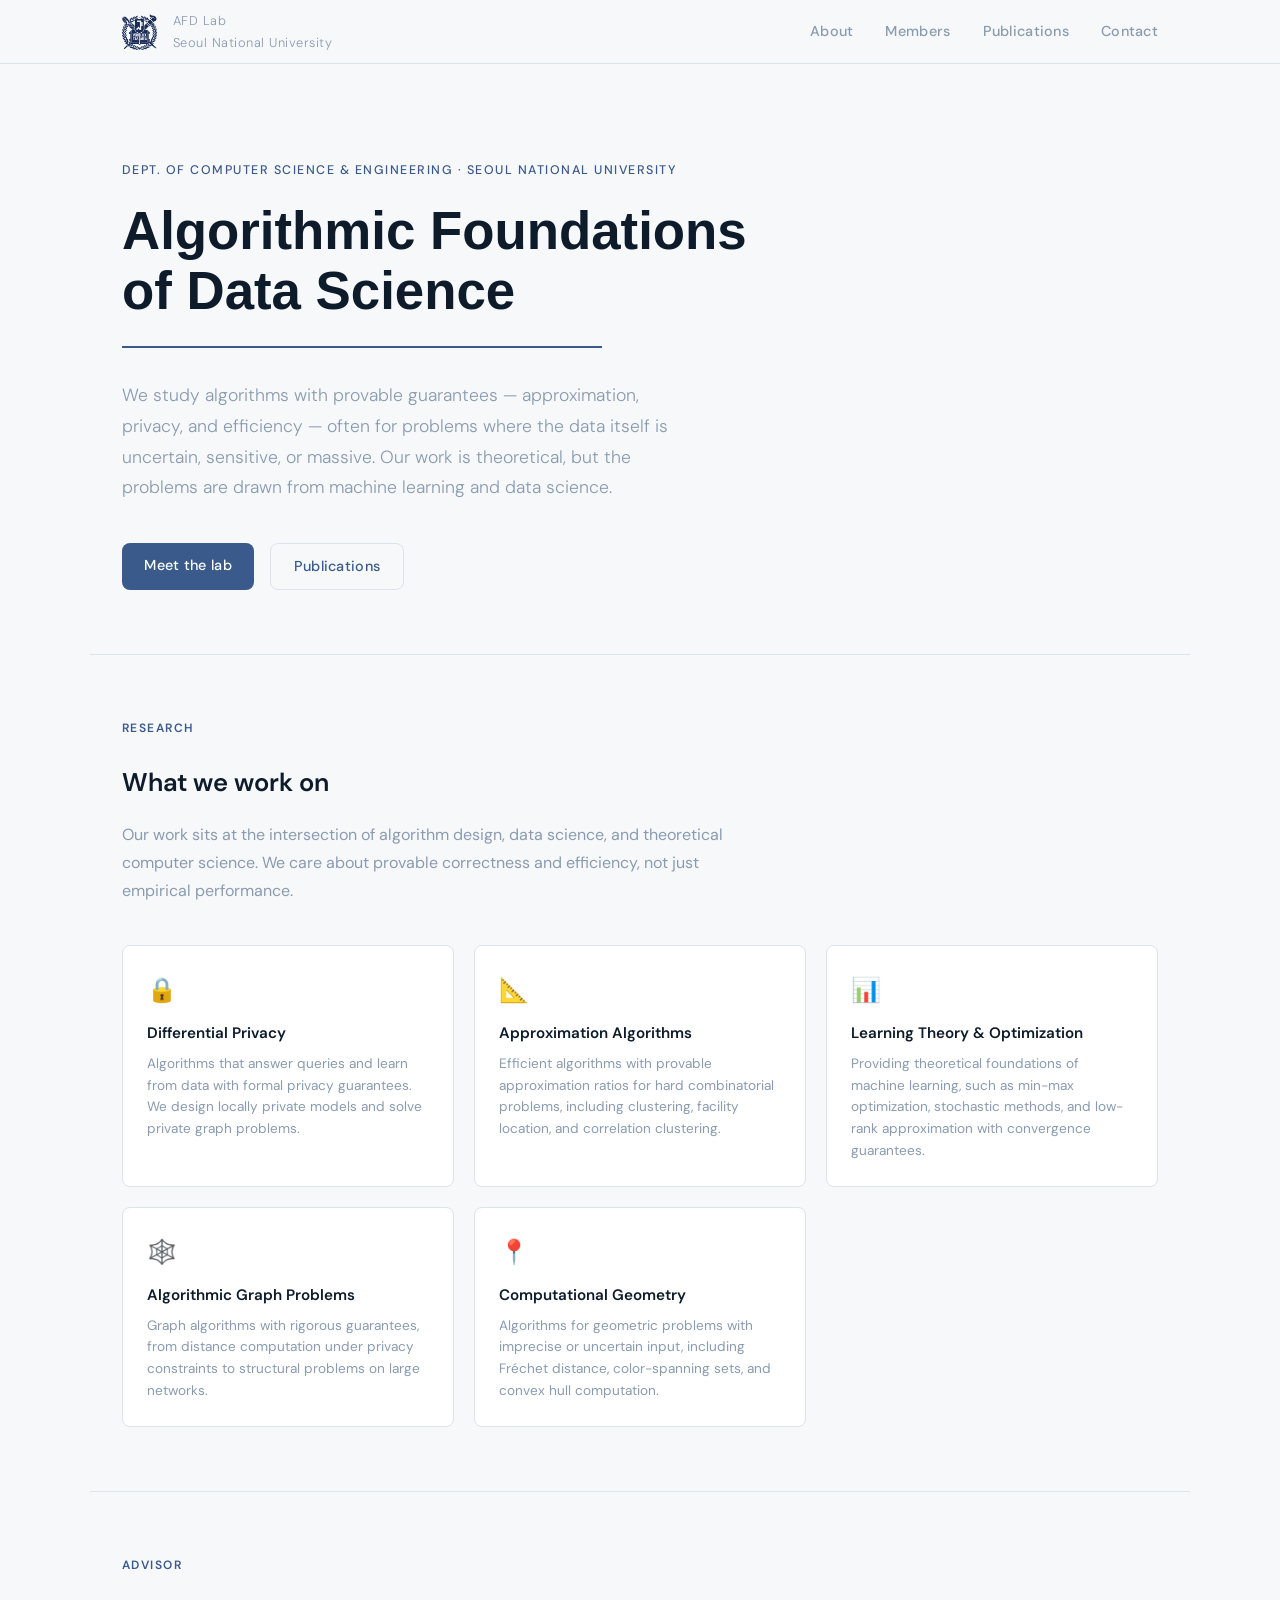
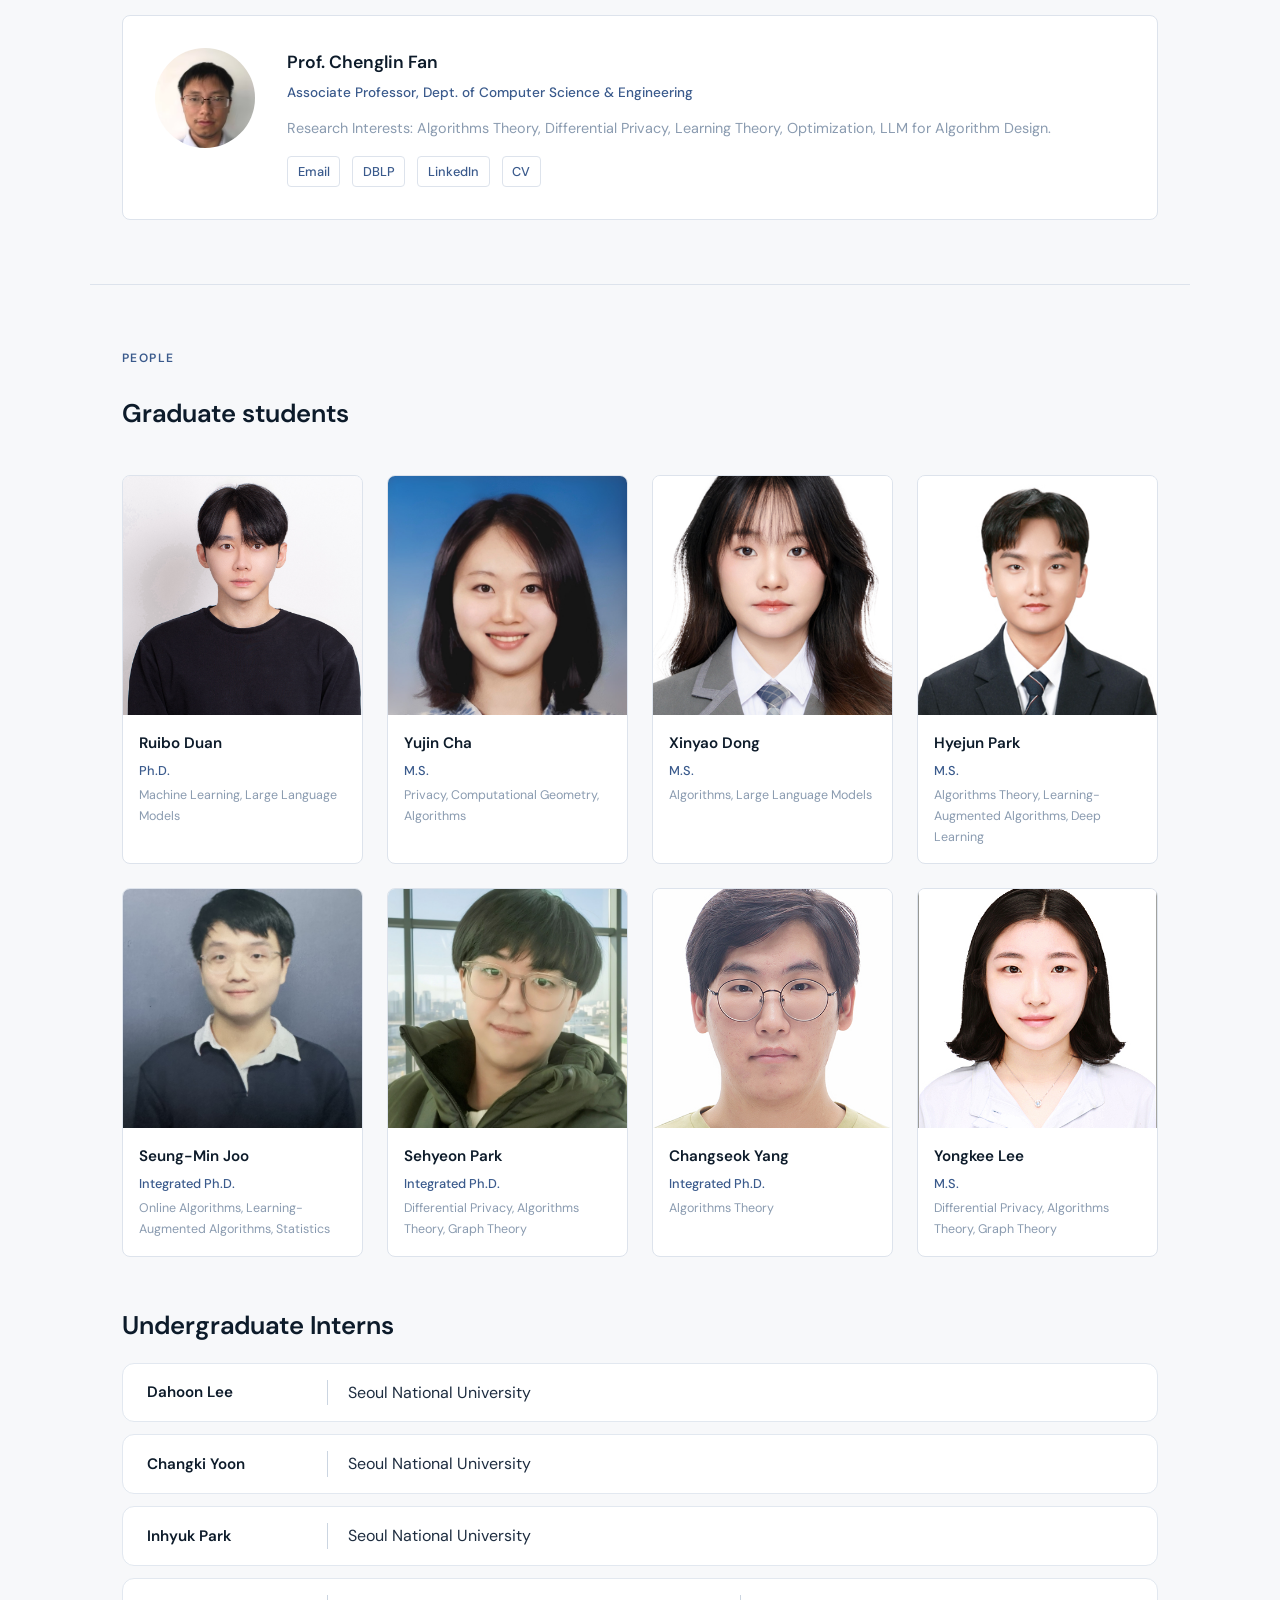
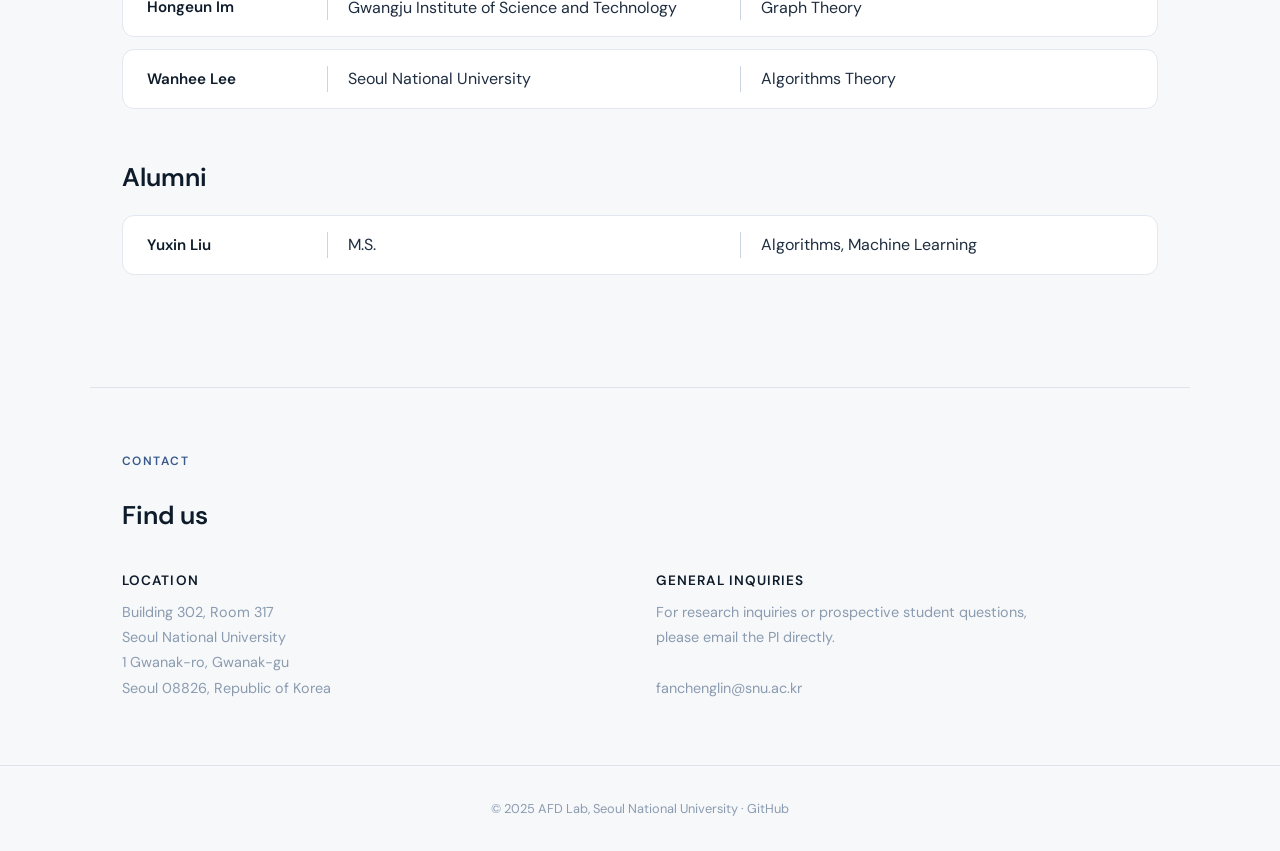
<file: index.html>
<!DOCTYPE html>
<html lang="en">
<head>
  <meta charset="UTF-8" />
  <meta name="viewport" content="width=device-width, initial-scale=1.0" />
  <title>AFD Lab — Seoul National University</title>
  <meta name="description" content="Algorithmic Foundations for Data Science Lab, Dept. of Computer Science & Engineering, Seoul National University." />
  <link rel="stylesheet" href="css/style.css" />
  <link rel="icon" href="./img/favicon.png">
</head>
<body>

<!-- ── Navigation ── -->
<nav>
  <div class="nav-inner">
    <a href="index.html", style="display: flex; align-items: center; justify-content: flex-start;">
      <img src="img/snu_ui.png" alt="SNU" class="nav-logo-img">
      <div class="nav-logo">
        <span>AFD Lab</span>
        <span>Seoul National University</span>
      </div>
    </a>
    <ul class="nav-links">
      <li><a href="#about">About</a></li>
      <li><a href="#members">Members</a></li>
      <li><a href="publications.html">Publications</a></li>
      <li><a href="#contact">Contact</a></li>
    </ul>
  </div>
</nav>

<!-- ── Hero ── -->
<header class="hero">
  <p class="hero-eyebrow">Dept. of Computer Science &amp; Engineering · Seoul National University</p>
  <h1>Algorithmic Foundations<br>of Data Science</h1>
  <div class="hero-rule" aria-hidden="true"></div>
  <p class="hero-desc">
    <!-- We design algorithms with rigorous theoretical guarantees for large-scale data problems —
    from differential privacy to graph algorithms and beyond. -->
    We study algorithms with provable guarantees — approximation, privacy, and efficiency — 
    often for problems where the data itself is uncertain, sensitive, or massive. 
    Our work is theoretical, but the problems are drawn from machine learning and data science.
  </p>
  <div class="hero-cta">
    <a href="#members" class="btn btn-primary">Meet the lab</a>
    <a href="publications.html" class="btn btn-ghost">Publications</a>
  </div>
</header>

<!-- ── Research ── -->
<section id="about">
  <p class="section-label">Research</p>
  <h2 class="section-title">What we work on</h2>
  <p class="section-body">
    Our work sits at the intersection of algorithm design, data science, and theoretical computer science.
    We care about provable correctness and efficiency, not just empirical performance.
  </p>
  <div class="research-grid">
    <div class="research-card">
      <div class="research-icon">🔒</div>
      <h3>Differential Privacy</h3>
      <p>
        Algorithms that answer queries and learn from data with formal privacy guarantees.
        We design locally private models and solve private graph problems. 
      </p>
    </div>
    <div class="research-card">
      <div class="research-icon">📐</div>
      <h3>Approximation Algorithms</h3>
      <p>
        Efficient algorithms with provable approximation ratios for hard combinatorial problems, 
        including clustering, facility location, and correlation clustering.
      </p>
    </div>
    <div class="research-card">
      <div class="research-icon">📊</div>
      <h3>Learning Theory &amp; Optimization</h3>
      <p>
        Providing theoretical foundations of machine learning, 
        such as min-max optimization, stochastic methods, and low-rank approximation with convergence guarantees.
      </p>
    </div>
    <div class="research-card">
      <div class="research-icon">🕸️</div>
      <h3>Algorithmic Graph Problems</h3>
      <p>
        Graph algorithms with rigorous guarantees, from distance computation under privacy constraints to structural problems on large networks.
      </p>
    </div>
    <div class="research-card">
      <div class="research-icon">📍</div>
      <h3>Computational Geometry</h3>
      <p>
        Algorithms for geometric problems with imprecise or uncertain input, including Fréchet distance, color-spanning sets, and convex hull computation.
      </p>
    </div>
  </div>
</section>

<!-- ── PI ── -->
<section id="pi">
  <p class="section-label">Advisor</p>
  <div class="pi-card">
    <div class="pi-photo" aria-label="Professor photo"><img src="img/chenglin-fan.avif" alt=Chenglin Fan></div>
    <div class="pi-info">
      <h3>Prof. Chenglin Fan</h3>
      <p class="pi-title">Associate Professor, Dept. of Computer Science &amp; Engineering</p>
      <p>
        Research Interests: Algorithms Theory, Differential Privacy, Learning Theory, Optimization, LLM for Algorithm Design.
      </p>
      <div class="pi-links">
        <a href="mailto:fanchenglin@snu.ac.kr" class="pi-link">Email</a>
        <a href="https://dblp.org/pid/76/8243.html" class="pi-link">DBLP</a>
        <a href="https://www.linkedin.com/in/chenglin-fan-3a38b0a1/" class="pi-link">LinkedIn</a>
        <a href="#" class="pi-link">CV</a>
      </div>
    </div>
  </div>
</section>

<!-- ── Members ── -->
<section id="members">
  <p class="section-label">People</p>
  <h2 class="section-title">Graduate students</h2>
  <div class="members-grid", style="margin-bottom: 3rem">

    <a href="members/ruibo-duan.html" class="member-card">
      <div class="member-photo"><img src="img/ruibo-duan.jpg" alt="Ruibo Duan" style="object-position: center 24%;"></div>
      <div class="member-info">
        <h3>Ruibo Duan</h3>
        <p class="role">Ph.D.</p>
        <p class="research">Machine Learning, Large Language Models</p>
      </div>
    </a>

    <a href="members/cha-yujin.html" class="member-card">
      <div class="member-photo"><img src="img/cha-yujin.JPG" alt="Yujin Cha"></div>
      <div class="member-info">
        <h3>Yujin Cha</h3>
        <p class="role">M.S.</p>
        <p class="research">Privacy, Computational Geometry, Algorithms</p>
      </div>
    </a>
    <a href="members/xinyao-dong.html" class="member-card">
      <div class="member-photo"><img src="img/xinyao-dong.png" alt="Xinyao Dong"></div>
      <div class="member-info">
        <h3>Xinyao Dong</h3>
        <p class="role">M.S.</p>
        <p class="research">Algorithms, Large Language Models</p>
      </div>
    </a>
    <a href="members/park-hyejun.html" class="member-card">
      <div class="member-photo"><img src="img/park-hyejun.jpg" alt="Hyejun Park" style="object-fit: cover; object-position: center 20%;"></div>
      <div class="member-info">
        <h3>Hyejun Park</h3>
        <p class="role">M.S.</p>
        <p class="research">Algorithms Theory, Learning-Augmented Algorithms, Deep Learning</p>
      </div>
    </a>
    <a href="members/joo-seungmin.html" class="member-card">
      <div class="member-photo"><img src="img/joo-seungmin.jpg" alt="Seung-Min Joo"></div>
      <div class="member-info">
        <h3>Seung-Min Joo</h3>
        <p class="role">Integrated Ph.D.</p>
        <p class="research">Online Algorithms, Learning-Augmented Algorithms, Statistics</p>
      </div>
    </a>
    <a href="members/park-sehyeon.html" class="member-card">
      <div class="member-photo"><img src="img/park-sehyeon.jpg" alt="Sehyeon Park"></div>
      <div class="member-info">
        <h3>Sehyeon Park</h3>
        <p class="role">Integrated Ph.D.</p>
        <p class="research">Differential Privacy, Algorithms Theory, Graph Theory</p>
      </div>
    </a>
    <a href="members/yang-changseok.html" class="member-card">
      <div class="member-photo"><img src="img/yang-changseok.jpg" alt="Changseok Yang"></div>
      <div class="member-info">
        <h3>Changseok Yang</h3>
        <p class="role">Integrated Ph.D.</p>
        <p class="research">Algorithms Theory</p>
      </div>
    </a>
    <a href="members/lee-yongkee.html" class="member-card">
      <div class="member-photo"><img src="img/lee-yongkee.jpg" alt="Yongkee Lee"></div>
      <div class="member-info">
        <h3>Yongkee Lee</h3>
        <p class="role">M.S.</p>
        <p class="research">Differential Privacy, Algorithms Theory, Graph Theory</p>
      </div>
    </a>
  </div>

  <h2 class="section-title">Undergraduate Interns</h2>
  <ul class="member-rows" role="list">
    <li class="member-card member-row">
      <span class="member-row-name">Dahoon Lee</span>
      <span class="member-row-details">Seoul National University</span>
    </li>
    <li class="member-card member-row">
      <span class="member-row-name">Changki Yoon</span>
      <span class="member-row-details">Seoul National University</span>
    </li>
    <li class="member-card member-row">
      <span class="member-row-name">Inhyuk Park</span>
      <span class="member-row-details">Seoul National University</span>
    </li>
    <li class="member-card member-row">
      <span class="member-row-name">Hongeun Im</span>
      <span class="member-row-details">Gwangju Institute of Science and Technology</span>
      <span class="member-row-research">Graph Theory</span>
    </li>
    <li class="member-card member-row">
      <span class="member-row-name">Wanhee Lee</span>
      <span class="member-row-details">Seoul National University</span>
      <span class="member-row-research">Algorithms Theory</span>
    </li>
  </ul>

  <h2 class="section-title">Alumni</h2>
  <ul class="member-rows" role="list">
    <li class="member-card member-row">
      <span class="member-row-name"><a href="members/template.html">Yuxin Liu</a></span>
      <span class="member-row-details">M.S.</span>
      <span class="member-row-research">Algorithms, Machine Learning</span>
    </li>
  </ul>

</section>


<!-- ── Contact ── -->
<section id="contact">
  <p class="section-label">Contact</p>
  <h2 class="section-title">Find us</h2>
  <div class="contact-grid">
    <div class="contact-block">
      <h3>Location</h3>
      <p>
        Building 302, Room 317<br>
        Seoul National University<br>
        1 Gwanak-ro, Gwanak-gu<br>
        Seoul 08826, Republic of Korea
      </p>
    </div>
    <div class="contact-block">
      <h3>General Inquiries</h3>
      <p>
        For research inquiries or prospective student questions,<br>
        please email the PI directly.<br><br>
        <a href="mailto:prof@snu.ac.kr">fanchenglin@snu.ac.kr</a>
      </p>
    </div>
  </div>
</section>

<footer>
  <p>© 2025 AFD Lab, Seoul National University · <a href="https://github.com/snu-afd" style="color:inherit">GitHub</a></p>
</footer>

</body>
</html>
</file>
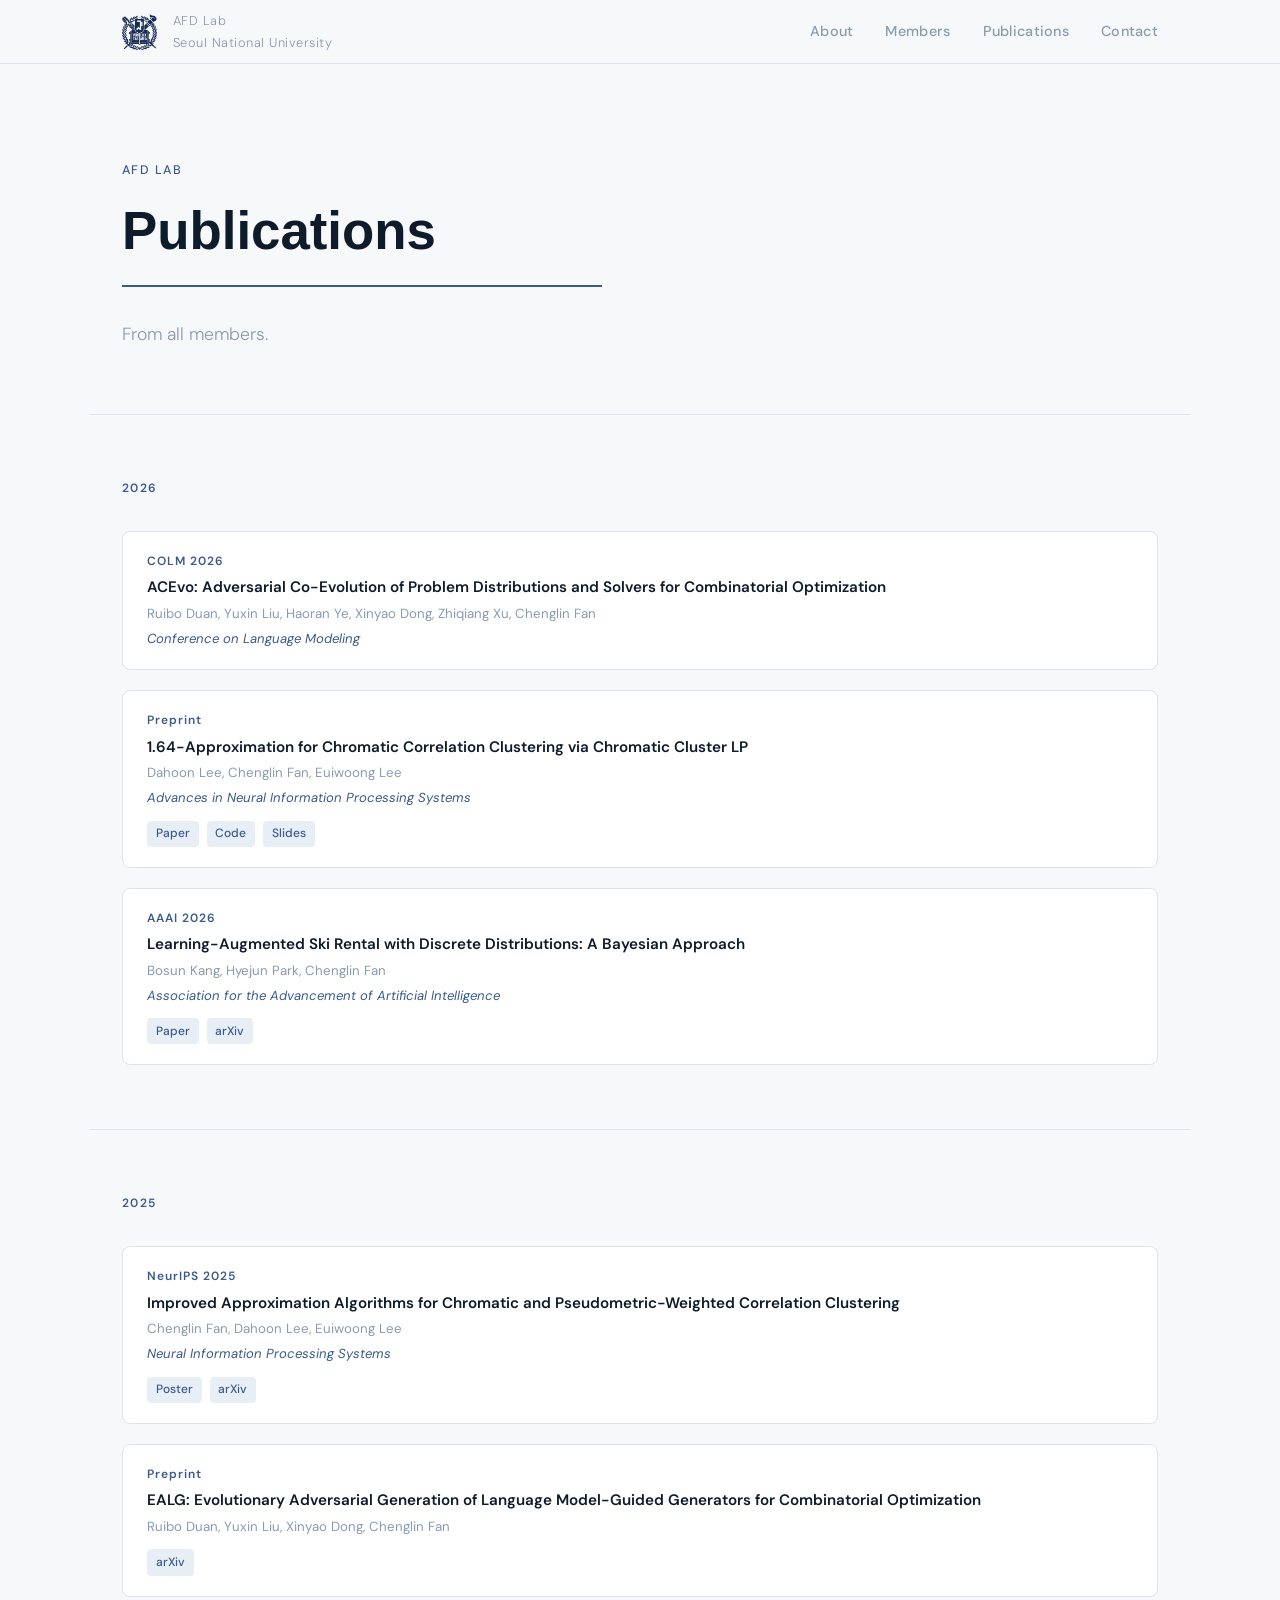
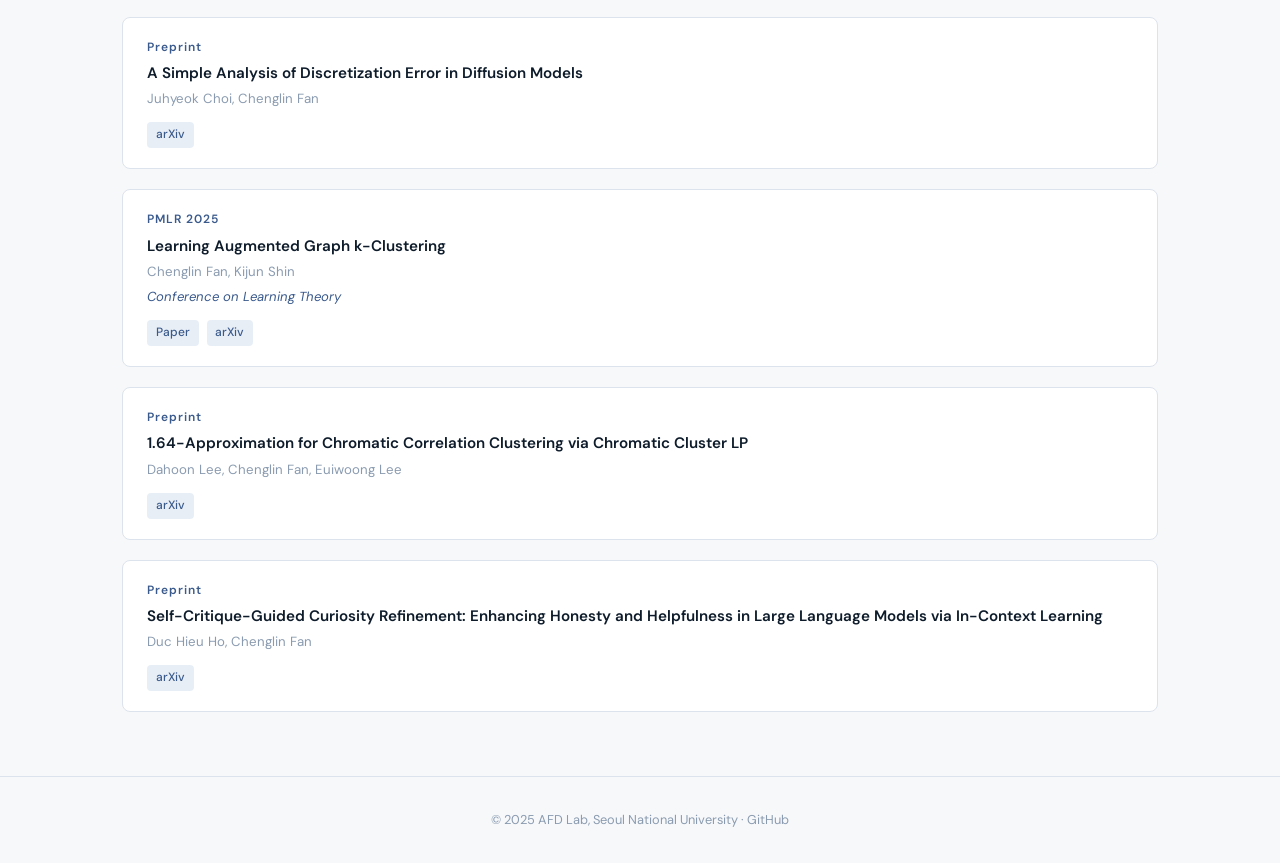
<file: publications.html>
<!DOCTYPE html>
<html lang="en">
<head>
  <meta charset="UTF-8" />
  <meta name="viewport" content="width=device-width, initial-scale=1.0" />
  <title>Publications — AFD Lab</title>
  <link rel="stylesheet" href="css/style.css" />
  <link rel="icon" href="./img/favicon.png">
</head>
<body>

<nav>
  <div class="nav-inner">
    <a href="index.html", style="display: flex; align-items: center; justify-content: flex-start;">
      <img src="img/snu_ui.png" alt="SNU" class="nav-logo-img">
      <div class="nav-logo">
        <span>AFD Lab</span>
        <span>Seoul National University</span>
      </div>
    </a>
    <ul class="nav-links">
      <li><a href="#about">About</a></li>
      <li><a href="#members">Members</a></li>
      <li><a href="publications.html">Publications</a></li>
      <li><a href="#contact">Contact</a></li>
    </ul>
  </div>
</nav>

<header class="hero">
  <p class="hero-eyebrow">AFD Lab</p>
  <h1>Publications</h1>
  <div class="hero-rule" aria-hidden="true"></div>
  <p class="hero-desc">From all members.</p>
</header>

<section>
  <p class="section-label">2026</p>
  <div class="pub-list">
    <div class="pub-item">
      <p class="pub-year">COLM 2026</p>
      <p class="pub-title">ACEvo: Adversarial Co-Evolution of Problem Distributions and Solvers for Combinatorial Optimization</p>
      <p class="pub-authors">Ruibo Duan, Yuxin Liu, Haoran Ye, Xinyao Dong, Zhiqiang Xu, Chenglin Fan</p>
      <p class="pub-venue">Conference on Language Modeling</p>
    </div>
    <div class="pub-item">
      <p class="pub-year">Preprint</p>
      <p class="pub-title">1.64-Approximation for Chromatic Correlation Clustering via Chromatic Cluster LP</p>
      <p class="pub-authors">Dahoon Lee, Chenglin Fan, Euiwoong Lee</p>
      <p class="pub-venue">Advances in Neural Information Processing Systems</p>
      <div class="pub-links">
        <a href="#" class="pub-badge">Paper</a>
        <a href="#" class="pub-badge">Code</a>
        <a href="#" class="pub-badge">Slides</a>
      </div>
    </div>
    <div class="pub-item">
      <p class="pub-year">AAAI 2026</p>
      <p class="pub-title">Learning-Augmented Ski Rental with Discrete Distributions: A Bayesian Approach</p>
      <p class="pub-authors">Bosun Kang, Hyejun Park, Chenglin Fan</p>
      <p class="pub-venue">Association for the Advancement of Artificial Intelligence</p>
      <div class="pub-links">
        <a href="https://ojs.aaai.org/index.php/AAAI/article/view/40991" class="pub-badge">Paper</a>
        <a href="https://arxiv.org/abs/2512.07313" class="pub-badge">arXiv</a>
      </div>
    </div>
  </div>
</section>

<section>
  <p class="section-label">2025</p>
  <div class="pub-list">
    <div class="pub-item">
      <p class="pub-year">NeurIPS 2025</p>
      <p class="pub-title">Improved Approximation Algorithms for Chromatic and Pseudometric-Weighted Correlation Clustering</p>
      <p class="pub-authors">Chenglin Fan, Dahoon Lee, Euiwoong Lee</p>
      <p class="pub-venue">Neural Information Processing Systems</p>
      <div class="pub-links">
        <a href="https://neurips.cc/virtual/2025/loc/san-diego/poster/120333" class="pub-badge">Poster</a>
        <a href="https://arxiv.org/abs/2505.21939" class="pub-badge">arXiv</a>
      </div>
    </div>
    <div class="pub-item">
      <p class="pub-year">Preprint</p>
      <p class="pub-title">EALG: Evolutionary Adversarial Generation of Language Model-Guided Generators for Combinatorial Optimization</p>
      <p class="pub-authors">Ruibo Duan, Yuxin Liu, Xinyao Dong, Chenglin Fan</p>
      <div class="pub-links">
        <a href="https://arxiv.org/abs/2506.02594" class="pub-badge">arXiv</a>
      </div>
    </div>
    <div class="pub-item">
      <p class="pub-year">Preprint</p>
      <p class="pub-title">A Simple Analysis of Discretization Error in Diffusion Models</p>
      <p class="pub-authors">Juhyeok Choi, Chenglin Fan</p>
      <div class="pub-links">
        <a href="https://arxiv.org/abs/2506.08337" class="pub-badge">arXiv</a>
      </div>
    </div>
    <div class="pub-item">
      <p class="pub-year">PMLR 2025</p>
      <p class="pub-title">Learning Augmented Graph k-Clustering</p>
      <p class="pub-authors">Chenglin Fan, Kijun Shin</p>
      <p class="pub-venue">Conference on Learning Theory</p>
      <div class="pub-links">
        <a href="https://proceedings.mlr.press/v291/fan25a.html" class="pub-badge">Paper</a>
        <a href="https://arxiv.org/abs/2506.13533" class="pub-badge">arXiv</a>
      </div>
    </div>
    <div class="pub-item">
      <p class="pub-year">Preprint</p>
      <p class="pub-title">1.64-Approximation for Chromatic Correlation Clustering via Chromatic Cluster LP</p>
      <p class="pub-authors">Dahoon Lee, Chenglin Fan, Euiwoong Lee</p>
      <div class="pub-links">
        <a href="https://arxiv.org/abs/2507.15417" class="pub-badge">arXiv</a>
      </div>
    </div>
    <div class="pub-item">
      <p class="pub-year">Preprint</p>
      <p class="pub-title">Self-Critique-Guided Curiosity Refinement: Enhancing Honesty and Helpfulness in Large Language Models via In-Context Learning</p>
      <p class="pub-authors">Duc Hieu Ho, Chenglin Fan</p>
      <div class="pub-links">
        <a href="https://arxiv.org/abs/2506.16064" class="pub-badge">arXiv</a>
      </div>
    </div>
  </div>
</section>

<footer>
  <p>© 2025 AFD Lab, Seoul National University · <a href="https://github.com/snu-afd" style="color:inherit">GitHub</a></p>
</footer>

</body>
</html>
</file>
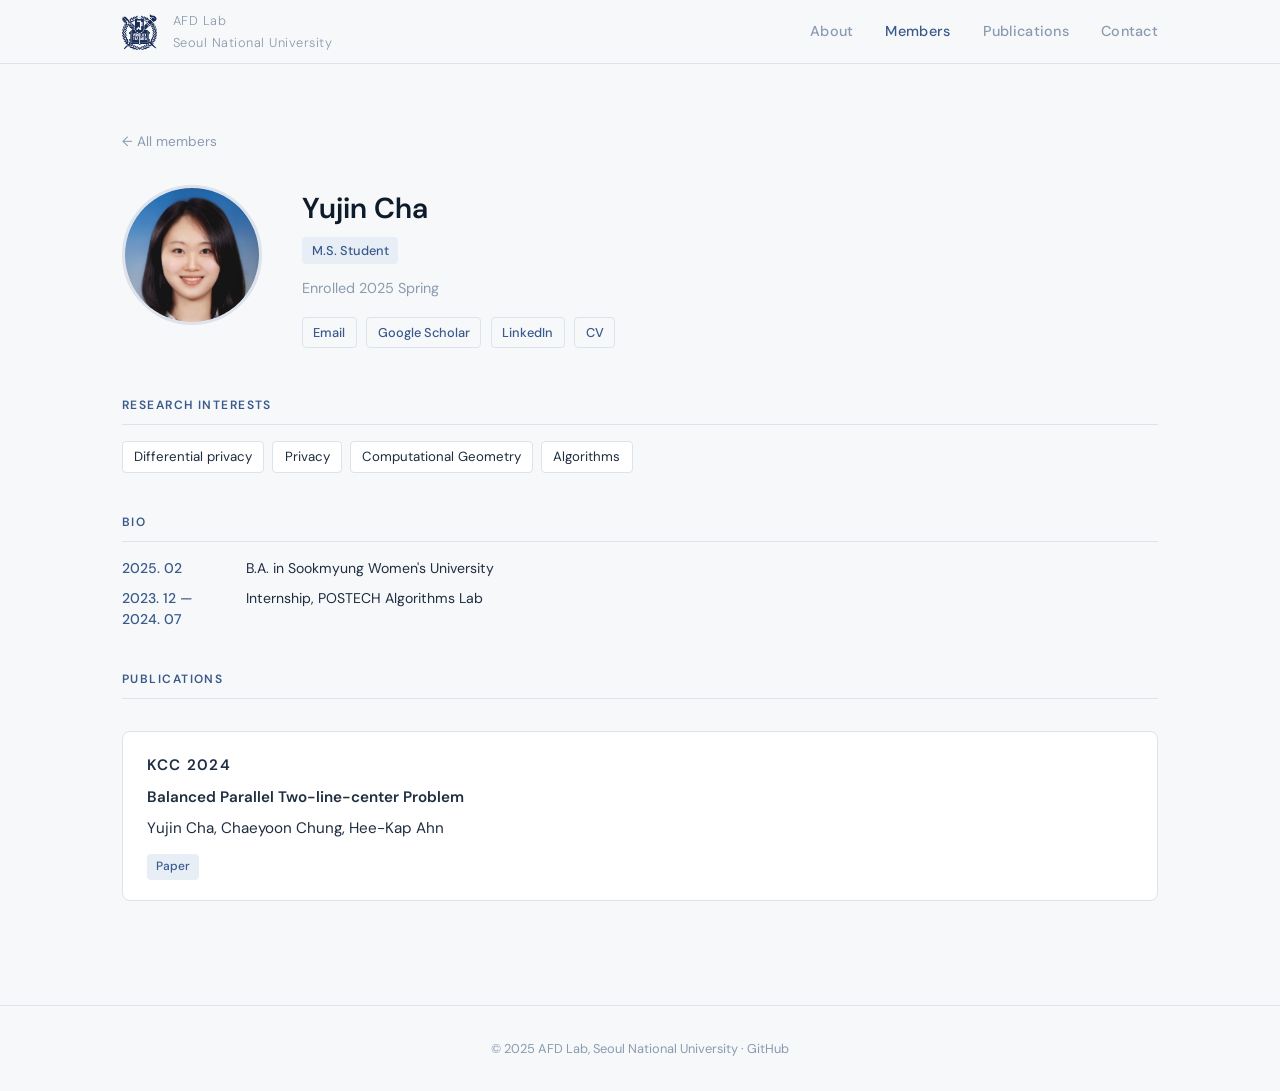
<file: members/cha-yujin.html>
<!DOCTYPE html>
<html lang="en">
<head>
  <meta charset="UTF-8" />
  <meta name="viewport" content="width=device-width, initial-scale=1.0" />
  <title>[Student Name] — AFD Lab</title>
  <link rel="stylesheet" href="../css/style.css" />
  <link rel="icon" href="../img/favicon.png">
  <style>
    .member-page {
      max-width: var(--max-w);
      margin: 0 auto;
      padding: 4rem 2rem;
    }
    .member-header {
      display: flex;
      gap: 2.5rem;
      align-items: flex-start;
      margin-bottom: 3rem;
    }
    .member-avatar {
      width: 140px;
      height: 140px;
      border-radius: 50%;
      background: var(--accent-lt);
      flex-shrink: 0;
      overflow: hidden;
      display: flex;
      align-items: center;
      justify-content: center;
      font-size: 3.5rem;
      color: var(--accent);
      border: 3px solid var(--border);
    }
    .member-avatar img {
      width: 100%;
      height: 100%;
      object-fit: cover;
    }
    .member-meta h1 {
      font-size: 1.8rem;
      font-weight: 600;
      color: var(--navy);
      margin-bottom: 0.25rem;
    }
    .member-meta .role-badge {
      display: inline-block;
      font-size: 0.8rem;
      font-weight: 500;
      color: var(--accent);
      background: var(--accent-lt);
      padding: 0.2rem 0.6rem;
      border-radius: 4px;
      margin-bottom: 0.75rem;
    }
    .member-meta p {
      font-size: 0.9rem;
      color: var(--muted);
      line-height: 1.7;
    }
    .member-links {
      display: flex;
      gap: 0.6rem;
      flex-wrap: wrap;
      margin-top: 1rem;
    }
    .member-link {
      font-size: 0.8rem;
      font-weight: 500;
      color: var(--accent);
      border: 1px solid var(--border);
      border-radius: 4px;
      padding: 0.25rem 0.65rem;
      transition: background 0.15s;
    }
    .member-link:hover { background: var(--accent-lt); }

    .member-section {
      margin-bottom: 2.5rem;
    }
    .member-section h2 {
      font-size: 0.75rem;
      font-weight: 600;
      letter-spacing: 0.12em;
      text-transform: uppercase;
      color: var(--accent);
      margin-bottom: 1rem;
      padding-bottom: 0.5rem;
      border-bottom: 1px solid var(--border);
    }
    .member-section p {
      font-size: 0.95rem;
      color: var(--text);
      line-height: 1.75;
    }
    .interest-list {
      display: flex;
      flex-wrap: wrap;
      gap: 0.5rem;
      list-style: none;
    }
    .interest-list li {
      font-size: 0.83rem;
      background: var(--surface);
      border: 1px solid var(--border);
      border-radius: 4px;
      padding: 0.25rem 0.7rem;
      color: var(--text);
    }
    .bio-list {
      list-style: none;
      display: flex;
      flex-direction: column;
      gap: 0.6rem;
    }
    .bio-list li {
      display: grid;
      grid-template-columns: 7rem 1fr;
      gap: 0.75rem;
      font-size: 0.88rem;
      line-height: 1.5;
    }
    .bio-list .bio-date {
      color: var(--accent);
      font-weight: 500;
      white-space: nowrap;
    }
    .bio-list .bio-content {
      color: var(--text);
    }
    .back-link {
      display: inline-flex;
      align-items: center;
      gap: 0.4rem;
      font-size: 0.85rem;
      color: var(--muted);
      margin-bottom: 2rem;
      transition: color 0.15s;
    }
    .back-link:hover { color: var(--accent); }

    @media (max-width: 600px) {
      .member-header { flex-direction: column; align-items: center; text-align: center; }
      .member-links { justify-content: center; }
    }
  </style>
</head>
<body>

<nav>
  <div class="nav-inner">
    <a href="../index.html", style="display: flex; align-items: center; justify-content: flex-start;">
      <img src="../img/snu_ui.png" alt="SNU" class="nav-logo-img">
      <div class="nav-logo">
        <span>AFD Lab</span>
        <span>Seoul National University</span>
      </div>
    </a>
    <ul class="nav-links">
      <li><a href="../index.html#about">About</a></li>
      <li><a href="../index.html#members" class="active">Members</a></li>
      <li><a href="../publications.html">Publications</a></li>
      <li><a href="../index.html#contact">Contact</a></li>
    </ul>
  </div>
</nav>

<div class="member-page">
  <a href="../index.html#members" class="back-link">← All members</a>

  <div class="member-header">
    <div class="member-avatar"><img src="../img/cha-yujin.JPG" alt="Lab mascot"></div>
    <div class="member-meta">
      <h1>Yujin Cha</h1>
      <span class="role-badge">M.S. Student</span>
      <p>Enrolled 2025 Spring</p>
      <div class="member-links">
        <a href="mailto:chayuj0@snu.ac.kr" class="member-link">Email</a>
        <a href="https://scholar.google.com/citations?user=0lZsx6UAAAAJ&hl=en" class="member-link">Google Scholar</a>
        <a href="https://www.linkedin.com/in/cha-yujin/" class="member-link">LinkedIn</a>
        <a href="#" class="member-link">CV</a>
      </div>
    </div>
  </div>

  <div class="member-section">
    <h2>Research Interests</h2>
    <ul class="interest-list">
      <li>Differential privacy</li>
      <li>Privacy</li>
      <li>Computational Geometry</li>
      <li>Algorithms</li>
    </ul>
  </div>

  <div class="member-section">
    <h2>Bio</h2>
    <p>
      <ul class="bio-list">
        <li>
          <span class="bio-date">2025. 02</span>
          <span class="bio-content">B.A. in Sookmyung Women's University</span>
        </li>
        <li>
          <span class="bio-date">2023. 12 —<br>2024. 07</span>
          <span class="bio-content">Internship, POSTECH Algorithms Lab</span>
        </li>
      </ul>
      <div style="margin: 1rem">
        
      </div>
    </p>
  </div>

  <div class="member-section">
    <h2>Publications</h2>
    <div class="pub-list">
      <div class="pub-item">
        <p class="pub-year">KCC 2024</p>
        <p class="pub-title">Balanced Parallel Two-line-center Problem</p>
        <p class="pub-authors">Yujin Cha, Chaeyoon Chung, Hee-Kap Ahn</p>
        <div class="pub-links">
          <a href="https://www.dbpia.co.kr/journal/articleDetail?nodeId=NODE11862384" class="pub-badge">Paper</a>
        </div>
      </div>
    </div>
  </div>

</div>

<footer>
  <p>© 2025 AFD Lab, Seoul National University · <a href="https://github.com/snu-afd" style="color:inherit">GitHub</a></p>
</footer>

</body>
</html>
</file>
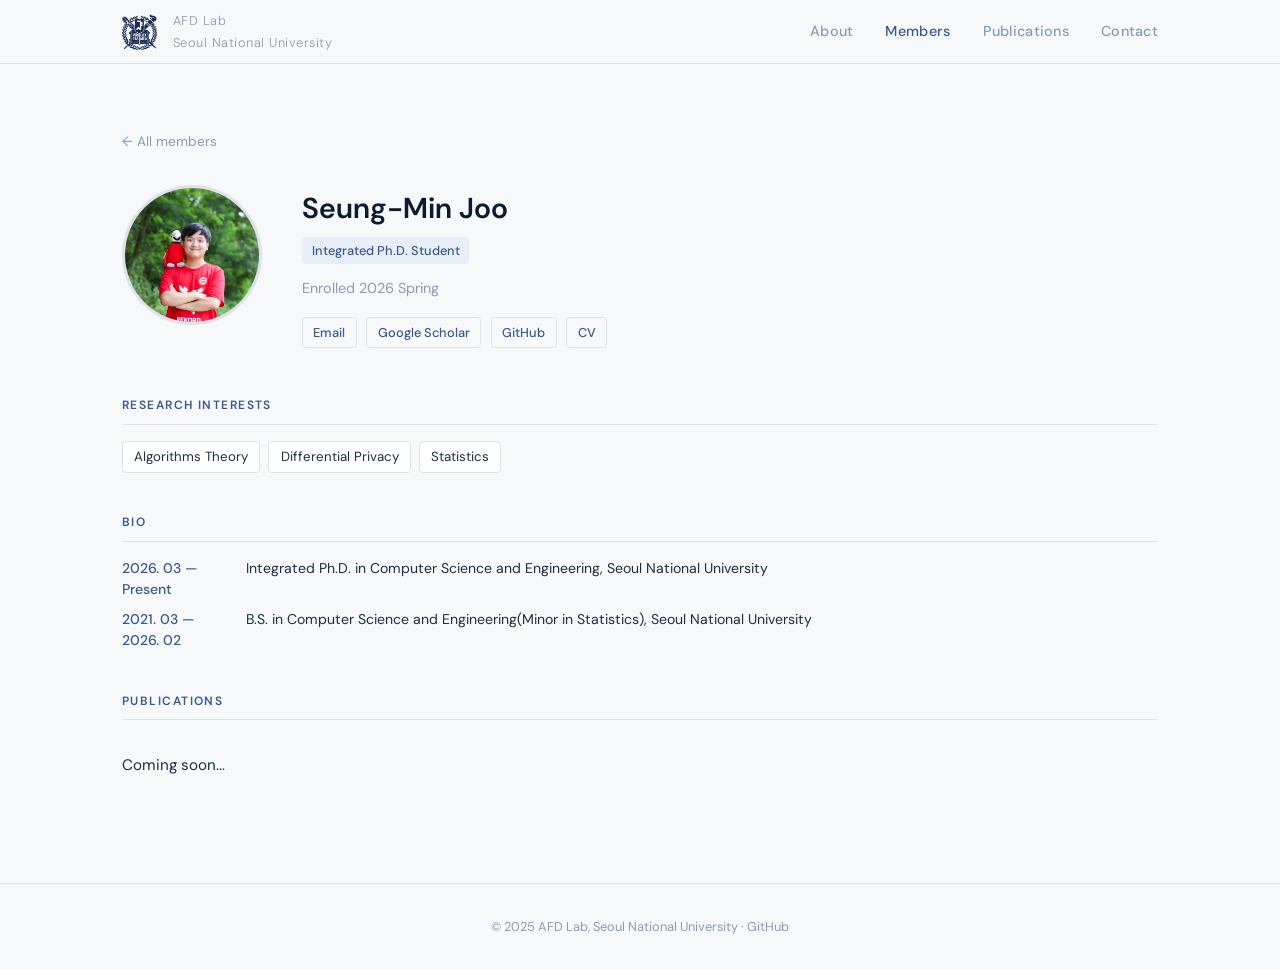
<file: members/joo-seungmin.html>
<!DOCTYPE html>
<html lang="en">
<head>
  <meta charset="UTF-8" />
  <meta name="viewport" content="width=device-width, initial-scale=1.0" />
  <title>Seung-Min Joo — AFD Lab</title>
  <link rel="stylesheet" href="../css/style.css" />
  <link rel="icon" href="../img/favicon.png">
  <style>
    .member-page {
      max-width: var(--max-w);
      margin: 0 auto;
      padding: 4rem 2rem;
    }
    .member-header {
      display: flex;
      gap: 2.5rem;
      align-items: flex-start;
      margin-bottom: 3rem;
    }
    .member-avatar {
      width: 140px;
      height: 140px;
      border-radius: 50%;
      background: var(--accent-lt);
      flex-shrink: 0;
      overflow: hidden;
      display: flex;
      align-items: center;
      justify-content: center;
      font-size: 3.5rem;
      color: var(--accent);
      border: 3px solid var(--border);
    }
    .member-avatar img {
      width: 100%;
      height: 100%;
      object-fit: cover;
    }
    .member-meta h1 {
      font-size: 1.8rem;
      font-weight: 600;
      color: var(--navy);
      margin-bottom: 0.25rem;
    }
    .member-meta .role-badge {
      display: inline-block;
      font-size: 0.8rem;
      font-weight: 500;
      color: var(--accent);
      background: var(--accent-lt);
      padding: 0.2rem 0.6rem;
      border-radius: 4px;
      margin-bottom: 0.75rem;
    }
    .member-meta p {
      font-size: 0.9rem;
      color: var(--muted);
      line-height: 1.7;
    }
    .member-links {
      display: flex;
      gap: 0.6rem;
      flex-wrap: wrap;
      margin-top: 1rem;
    }
    .member-link {
      font-size: 0.8rem;
      font-weight: 500;
      color: var(--accent);
      border: 1px solid var(--border);
      border-radius: 4px;
      padding: 0.25rem 0.65rem;
      transition: background 0.15s;
    }
    .member-link:hover { background: var(--accent-lt); }

    .member-section {
      margin-bottom: 2.5rem;
    }
    .member-section h2 {
      font-size: 0.75rem;
      font-weight: 600;
      letter-spacing: 0.12em;
      text-transform: uppercase;
      color: var(--accent);
      margin-bottom: 1rem;
      padding-bottom: 0.5rem;
      border-bottom: 1px solid var(--border);
    }
    .member-section p {
      font-size: 0.95rem;
      color: var(--text);
      line-height: 1.75;
    }
    .interest-list {
      display: flex;
      flex-wrap: wrap;
      gap: 0.5rem;
      list-style: none;
    }
    .interest-list li {
      font-size: 0.83rem;
      background: var(--surface);
      border: 1px solid var(--border);
      border-radius: 4px;
      padding: 0.25rem 0.7rem;
      color: var(--text);
    }
    .bio-list {
      list-style: none;
      display: flex;
      flex-direction: column;
      gap: 0.6rem;
    }
    .bio-list li {
      display: grid;
      grid-template-columns: 7rem 1fr;
      gap: 0.75rem;
      font-size: 0.88rem;
      line-height: 1.5;
    }
    .bio-list .bio-date {
      color: var(--accent);
      font-weight: 500;
      white-space: nowrap;
    }
    .bio-list .bio-content {
      color: var(--text);
    }
    .back-link {
      display: inline-flex;
      align-items: center;
      gap: 0.4rem;
      font-size: 0.85rem;
      color: var(--muted);
      margin-bottom: 2rem;
      transition: color 0.15s;
    }
    .back-link:hover { color: var(--accent); }

    @media (max-width: 600px) {
      .member-header { flex-direction: column; align-items: center; text-align: center; }
      .member-links { justify-content: center; }
    }
  </style>
</head>
<body>

<nav>
  <div class="nav-inner">
    <a href="../index.html", style="display: flex; align-items: center; justify-content: flex-start;">
      <img src="../img/snu_ui.png" alt="SNU" class="nav-logo-img">
      <div class="nav-logo">
        <span>AFD Lab</span>
        <span>Seoul National University</span>
      </div>
    </a>
    <ul class="nav-links">
      <li><a href="../index.html#about">About</a></li>
      <li><a href="../index.html#members" class="active">Members</a></li>
      <li><a href="../publications.html">Publications</a></li>
      <li><a href="../index.html#contact">Contact</a></li>
    </ul>
  </div>
</nav>

<div class="member-page">
  <a href="../index.html#members" class="back-link">← All members</a>

  <div class="member-header">
    <div class="member-avatar"><img src="../img/joo-seungmin-macaw.jpg" alt="Seung-Min Joo"></div>
    <div class="member-meta">
      <h1>Seung-Min Joo</h1>
      <span class="role-badge">Integrated Ph.D. Student</span>
      <p>Enrolled 2026 Spring</p>
      <div class="member-links">
        <a href="mailto:prime2do@snu.ac.kr" class="member-link">Email</a>
        <a href="#" class="member-link">Google Scholar</a>
        <a href="#" class="member-link">GitHub</a>
        <a href="#" class="member-link">CV</a>
      </div>
    </div>
  </div>

  <div class="member-section">
    <h2>Research Interests</h2>
    <ul class="interest-list">
      <li>Algorithms Theory</li>
      <li>Differential Privacy</li>
      <li>Statistics</li>
    </ul>
  </div>

  <div class="member-section">
    <h2>Bio</h2>
    <p>
      <ul class="bio-list">
        <li>
          <span class="bio-date">2026. 03 —<br>Present</span>
          <span class="bio-content">Integrated Ph.D. in Computer Science and Engineering, Seoul National University</span>
        </li>
        <li>
          <span class="bio-date">2021. 03 —<br>2026. 02</span>
          <span class="bio-content">B.S. in Computer Science and Engineering(Minor in Statistics), Seoul National University</span>
        </li>
      </ul>
    </p>
  </div>

  <div class="member-section">
    <h2>Publications</h2>
    <div class="pub-list">
      <p>Coming soon...</p>
    </div>
  </div>

</div>

<footer>
  <p>© 2025 AFD Lab, Seoul National University · <a href="https://github.com/snu-afd" style="color:inherit">GitHub</a></p>
</footer>

</body>
</html>
</file>
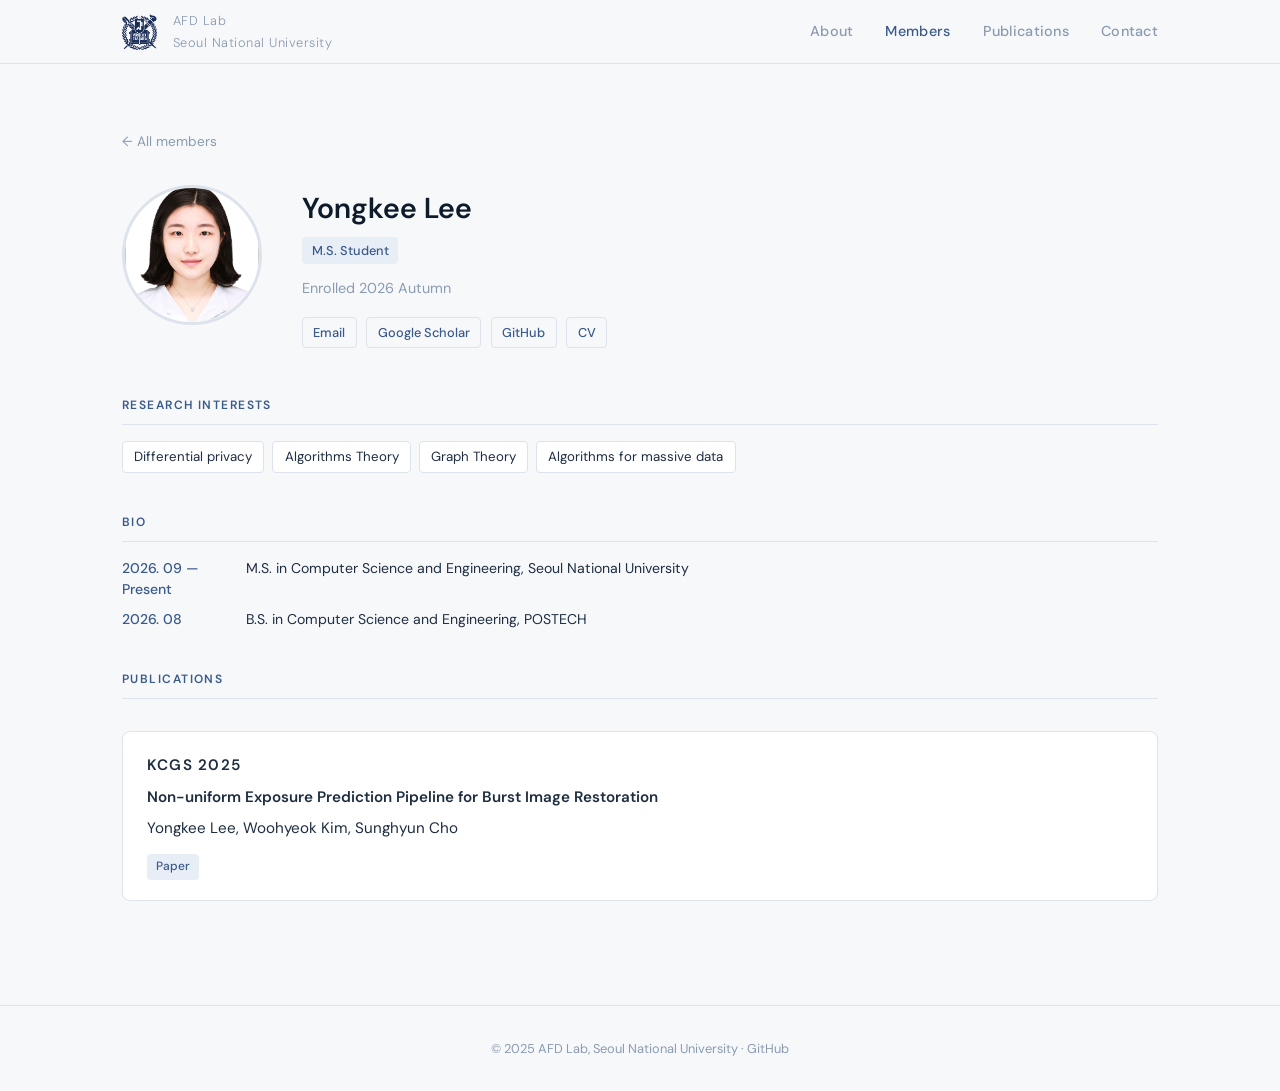
<file: members/lee-yongkee.html>
<!DOCTYPE html>
<html lang="en">
<head>
  <meta charset="UTF-8" />
  <meta name="viewport" content="width=device-width, initial-scale=1.0" />
  <title>Yongkee Lee</title>
  <link rel="stylesheet" href="../css/style.css" />
  <link rel="icon" href="../img/favicon.png">
  <style>
    .member-page {
      max-width: var(--max-w);
      margin: 0 auto;
      padding: 4rem 2rem;
    }
    .member-header {
      display: flex;
      gap: 2.5rem;
      align-items: flex-start;
      margin-bottom: 3rem;
    }
    .member-avatar {
      width: 140px;
      height: 140px;
      border-radius: 50%;
      background: var(--accent-lt);
      flex-shrink: 0;
      overflow: hidden;
      display: flex;
      align-items: center;
      justify-content: center;
      font-size: 3.5rem;
      color: var(--accent);
      border: 3px solid var(--border);
    }
    .member-avatar img {
      width: 100%;
      height: 100%;
      object-fit: cover;
    }
    .member-meta h1 {
      font-size: 1.8rem;
      font-weight: 600;
      color: var(--navy);
      margin-bottom: 0.25rem;
    }
    .member-meta .role-badge {
      display: inline-block;
      font-size: 0.8rem;
      font-weight: 500;
      color: var(--accent);
      background: var(--accent-lt);
      padding: 0.2rem 0.6rem;
      border-radius: 4px;
      margin-bottom: 0.75rem;
    }
    .member-meta p {
      font-size: 0.9rem;
      color: var(--muted);
      line-height: 1.7;
    }
    .member-links {
      display: flex;
      gap: 0.6rem;
      flex-wrap: wrap;
      margin-top: 1rem;
    }
    .member-link {
      font-size: 0.8rem;
      font-weight: 500;
      color: var(--accent);
      border: 1px solid var(--border);
      border-radius: 4px;
      padding: 0.25rem 0.65rem;
      transition: background 0.15s;
    }
    .member-link:hover { background: var(--accent-lt); }

    .member-section {
      margin-bottom: 2.5rem;
    }
    .member-section h2 {
      font-size: 0.75rem;
      font-weight: 600;
      letter-spacing: 0.12em;
      text-transform: uppercase;
      color: var(--accent);
      margin-bottom: 1rem;
      padding-bottom: 0.5rem;
      border-bottom: 1px solid var(--border);
    }
    .member-section p {
      font-size: 0.95rem;
      color: var(--text);
      line-height: 1.75;
    }
    .interest-list {
      display: flex;
      flex-wrap: wrap;
      gap: 0.5rem;
      list-style: none;
    }
    .interest-list li {
      font-size: 0.83rem;
      background: var(--surface);
      border: 1px solid var(--border);
      border-radius: 4px;
      padding: 0.25rem 0.7rem;
      color: var(--text);
    }
    .bio-list {
      list-style: none;
      display: flex;
      flex-direction: column;
      gap: 0.6rem;
    }
    .bio-list li {
      display: grid;
      grid-template-columns: 7rem 1fr;
      gap: 0.75rem;
      font-size: 0.88rem;
      line-height: 1.5;
    }
    .bio-list .bio-date {
      color: var(--accent);
      font-weight: 500;
      white-space: nowrap;
    }
    .bio-list .bio-content {
      color: var(--text);
    }
    .back-link {
      display: inline-flex;
      align-items: center;
      gap: 0.4rem;
      font-size: 0.85rem;
      color: var(--muted);
      margin-bottom: 2rem;
      transition: color 0.15s;
    }
    .back-link:hover { color: var(--accent); }

    @media (max-width: 600px) {
      .member-header { flex-direction: column; align-items: center; text-align: center; }
      .member-links { justify-content: center; }
    }
  </style>
</head>
<body>

<nav>
  <div class="nav-inner">
    <a href="../index.html", style="display: flex; align-items: center; justify-content: flex-start;">
      <img src="../img/snu_ui.png" alt="SNU" class="nav-logo-img">
      <div class="nav-logo">
        <span>AFD Lab</span>
        <span>Seoul National University</span>
      </div>
    </a>
    <ul class="nav-links">
      <li><a href="../index.html#about">About</a></li>
      <li><a href="../index.html#members" class="active">Members</a></li>
      <li><a href="../publications.html">Publications</a></li>
      <li><a href="../index.html#contact">Contact</a></li>
    </ul>
  </div>
</nav>

<div class="member-page">
  <a href="../index.html#members" class="back-link">← All members</a>

  <div class="member-header">
    <div class="member-avatar"><img src="../img/lee-yongkee.jpg" alt="Yongkee Lee"></div>
    <div class="member-meta">
      <h1>Yongkee Lee</h1>
      <span class="role-badge">M.S. Student</span>
      <p>Enrolled 2026 Autumn</p>
      <div class="member-links">
        <a href="yongkee110@snu.ac.kr" class="member-link">Email</a>
        <a href="#" class="member-link">Google Scholar</a>
        <a href="https://github.com/qpdlaortm" class="member-link">GitHub</a>
        <a href="#" class="member-link">CV</a>
      </div>
    </div>
  </div>

  <div class="member-section">
    <h2>Research Interests</h2>
    <ul class="interest-list">
      <li>Differential privacy</li>
      <li>Algorithms Theory</li>
      <li>Graph Theory</li>
      <li>Algorithms for massive data</li>
    </ul>
  </div>

  <div class="member-section">
    <h2>Bio</h2>
    <p>
      <ul class="bio-list">
        <li>
          <span class="bio-date">2026. 09 —<br>Present</span>
          <span class="bio-content">M.S. in Computer Science and Engineering, Seoul National University</span>
        </li>
        <li>
          <span class="bio-date">2026. 08</span>
          <span class="bio-content">B.S. in Computer Science and Engineering, POSTECH </span>  
        </li>
      </ul>
      <div style="margin: 1rem">
      </div>
    </p>
  </div>

  <div class="member-section">
    <h2>Publications</h2>
    <div class="pub-list">
      <div class="pub-item">
        <p class="pub-year">KCGS 2025</p>
        <p class="pub-title">Non-uniform Exposure Prediction Pipeline for Burst Image Restoration</p>
        <p class="pub-authors">Yongkee Lee, Woohyeok Kim, Sunghyun Cho</p>
        <div class="pub-links">
          <a href="https://doi.org/10.15701/kcgs.2025.31.3.1" class="pub-badge">Paper</a>
        </div>
      </div>
    </div>
  </div>

</div>

<footer>
  <p>© 2025 AFD Lab, Seoul National University · <a href="https://github.com/snu-afd" style="color:inherit">GitHub</a></p>
</footer>

</body>
</html>
</file>
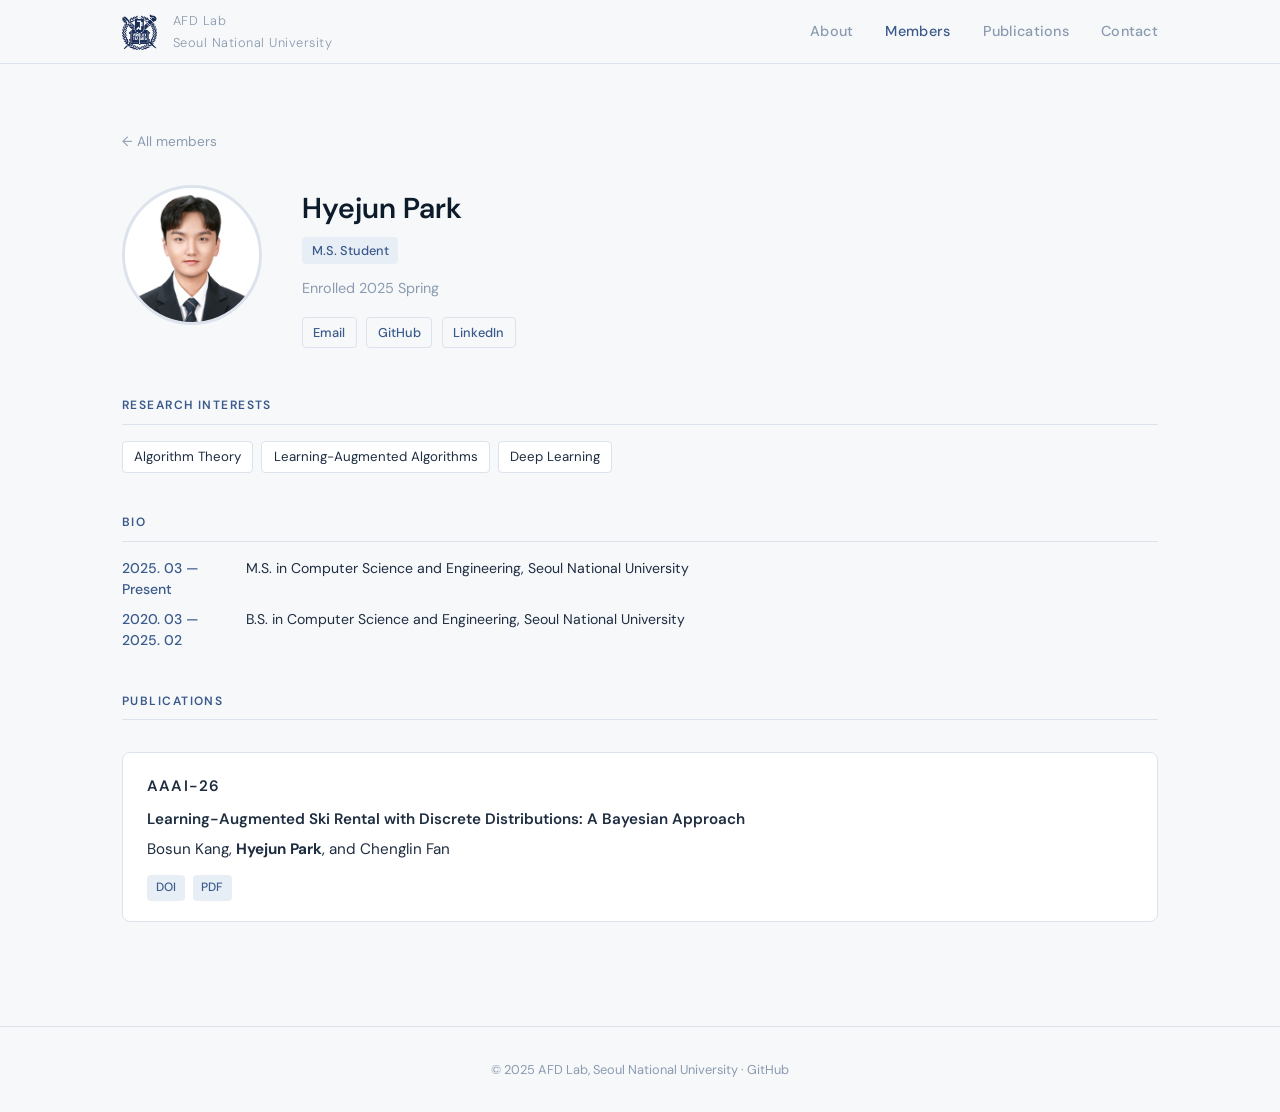
<file: members/park-hyejun.html>
<!DOCTYPE html>
<html lang="en">
<head>
  <meta charset="UTF-8" />
  <meta name="viewport" content="width=device-width, initial-scale=1.0" />
  <title>Hyejun Park — AFD Lab</title>
  <link rel="stylesheet" href="../css/style.css" />
  <style>
    .member-page {
      max-width: var(--max-w);
      margin: 0 auto;
      padding: 4rem 2rem;
    }
    .member-header {
      display: flex;
      gap: 2.5rem;
      align-items: flex-start;
      margin-bottom: 3rem;
    }
    .member-avatar {
      width: 140px;
      height: 140px;
      border-radius: 50%;
      background: var(--accent-lt);
      flex-shrink: 0;
      overflow: hidden;
      display: flex;
      align-items: center;
      justify-content: center;
      font-size: 3.5rem;
      color: var(--accent);
      border: 3px solid var(--border);
    }
    .member-avatar img {
      width: 100%;
      height: 100%;
      object-fit: cover;
    }
    .member-meta h1 {
      font-size: 1.8rem;
      font-weight: 600;
      color: var(--navy);
      margin-bottom: 0.25rem;
    }
    .member-meta .role-badge {
      display: inline-block;
      font-size: 0.8rem;
      font-weight: 500;
      color: var(--accent);
      background: var(--accent-lt);
      padding: 0.2rem 0.6rem;
      border-radius: 4px;
      margin-bottom: 0.75rem;
    }
    .member-meta p {
      font-size: 0.9rem;
      color: var(--muted);
      line-height: 1.7;
    }
    .member-links {
      display: flex;
      gap: 0.6rem;
      flex-wrap: wrap;
      margin-top: 1rem;
    }
    .member-link {
      font-size: 0.8rem;
      font-weight: 500;
      color: var(--accent);
      border: 1px solid var(--border);
      border-radius: 4px;
      padding: 0.25rem 0.65rem;
      transition: background 0.15s;
    }
    .member-link:hover { background: var(--accent-lt); }

    .member-section {
      margin-bottom: 2.5rem;
    }
    .member-section h2 {
      font-size: 0.75rem;
      font-weight: 600;
      letter-spacing: 0.12em;
      text-transform: uppercase;
      color: var(--accent);
      margin-bottom: 1rem;
      padding-bottom: 0.5rem;
      border-bottom: 1px solid var(--border);
    }
    .member-section p {
      font-size: 0.95rem;
      color: var(--text);
      line-height: 1.75;
    }
    .interest-list {
      display: flex;
      flex-wrap: wrap;
      gap: 0.5rem;
      list-style: none;
    }
    .interest-list li {
      font-size: 0.83rem;
      background: var(--surface);
      border: 1px solid var(--border);
      border-radius: 4px;
      padding: 0.25rem 0.7rem;
      color: var(--text);
    }
    .bio-list {
      list-style: none;
      display: flex;
      flex-direction: column;
      gap: 0.6rem;
    }
    .bio-list li {
      display: grid;
      grid-template-columns: 7rem 1fr;
      gap: 0.75rem;
      font-size: 0.88rem;
      line-height: 1.5;
    }
    .bio-list .bio-date {
      color: var(--accent);
      font-weight: 500;
      white-space: nowrap;
    }
    .bio-list .bio-content {
      color: var(--text);
    }
    .back-link {
      display: inline-flex;
      align-items: center;
      gap: 0.4rem;
      font-size: 0.85rem;
      color: var(--muted);
      margin-bottom: 2rem;
      transition: color 0.15s;
    }
    .back-link:hover { color: var(--accent); }

    @media (max-width: 600px) {
      .member-header { flex-direction: column; align-items: center; text-align: center; }
      .member-links { justify-content: center; }
    }
  </style>
</head>
<body>

<nav>
  <div class="nav-inner">
    <a href="../index.html" style="display: flex; align-items: center; justify-content: flex-start;">
      <img src="../img/snu_ui.png" alt="SNU" class="nav-logo-img">
      <div class="nav-logo">
        <span>AFD Lab</span>
        <span>Seoul National University</span>
      </div>
    </a>
    <ul class="nav-links">
      <li><a href="../index.html#about">About</a></li>
      <li><a href="../index.html#members" class="active">Members</a></li>
      <li><a href="../publications.html">Publications</a></li>
      <li><a href="../index.html#contact">Contact</a></li>
    </ul>
  </div>
</nav>

<div class="member-page">
  <a href="../index.html#members" class="back-link">← All members</a>

  <div class="member-header">
    <div class="member-avatar"><img src="../img/park-hyejun.jpg" alt="Hyejun Park" style="object-fit: cover; object-position: center 20%;"></div>
    <div class="member-meta">
      <h1>Hyejun Park</h1>
      <span class="role-badge">M.S. Student</span>
      <p>Enrolled 2025 Spring</p>
      <div class="member-links">
        <a href="mailto:1253spring@snu.ac.kr" class="member-link">Email</a>
        <a href="https://github.com/spring1253" class="member-link">GitHub</a>
        <a href="https://www.linkedin.com/in/hyejun-park-73b8663a4" class="member-link">LinkedIn</a>
      </div>
    </div>
  </div>

  <div class="member-section">
    <h2>Research Interests</h2>
    <ul class="interest-list">
      <li>Algorithm Theory</li>
      <li>Learning-Augmented Algorithms</li>
      <li>Deep Learning</li>
    </ul>
  </div>

  <div class="member-section">
    <h2>Bio</h2>
    <ul class="bio-list">
      <li>
        <span class="bio-date">2025. 03 —<br>Present</span>
        <span class="bio-content">M.S. in Computer Science and Engineering, Seoul National University</span>
      </li>
      <li>
        <span class="bio-date">2020. 03 —<br>2025. 02</span>
        <span class="bio-content">B.S. in Computer Science and Engineering, Seoul National University</span>
      </li>
    </ul>
    <div style="margin: 1rem">

    </div>
  </div>

  <div class="member-section">
    <h2>Publications</h2>
    <div class="pub-list">
      <div class="pub-item">
        <p class="pub-year">AAAI-26</p>
        <p class="pub-title">Learning-Augmented Ski Rental with Discrete Distributions: A Bayesian Approach</p>
        <p class="pub-authors">Bosun Kang, <strong>Hyejun Park</strong>, and Chenglin Fan</p>
        <div class="pub-links">
          <a href="https://doi.org/10.1609/aaai.v40i43.40991" class="pub-badge">DOI</a>
          <a href="https://ojs.aaai.org/index.php/AAAI/article/view/40991/44952" class="pub-badge">PDF</a>
        </div>
      </div>
    </div>
  </div>

</div>

<footer>
  <p>© 2025 AFD Lab, Seoul National University · <a href="https://github.com/snu-afd" style="color:inherit">GitHub</a></p>
</footer>

</body>
</html>
</file>
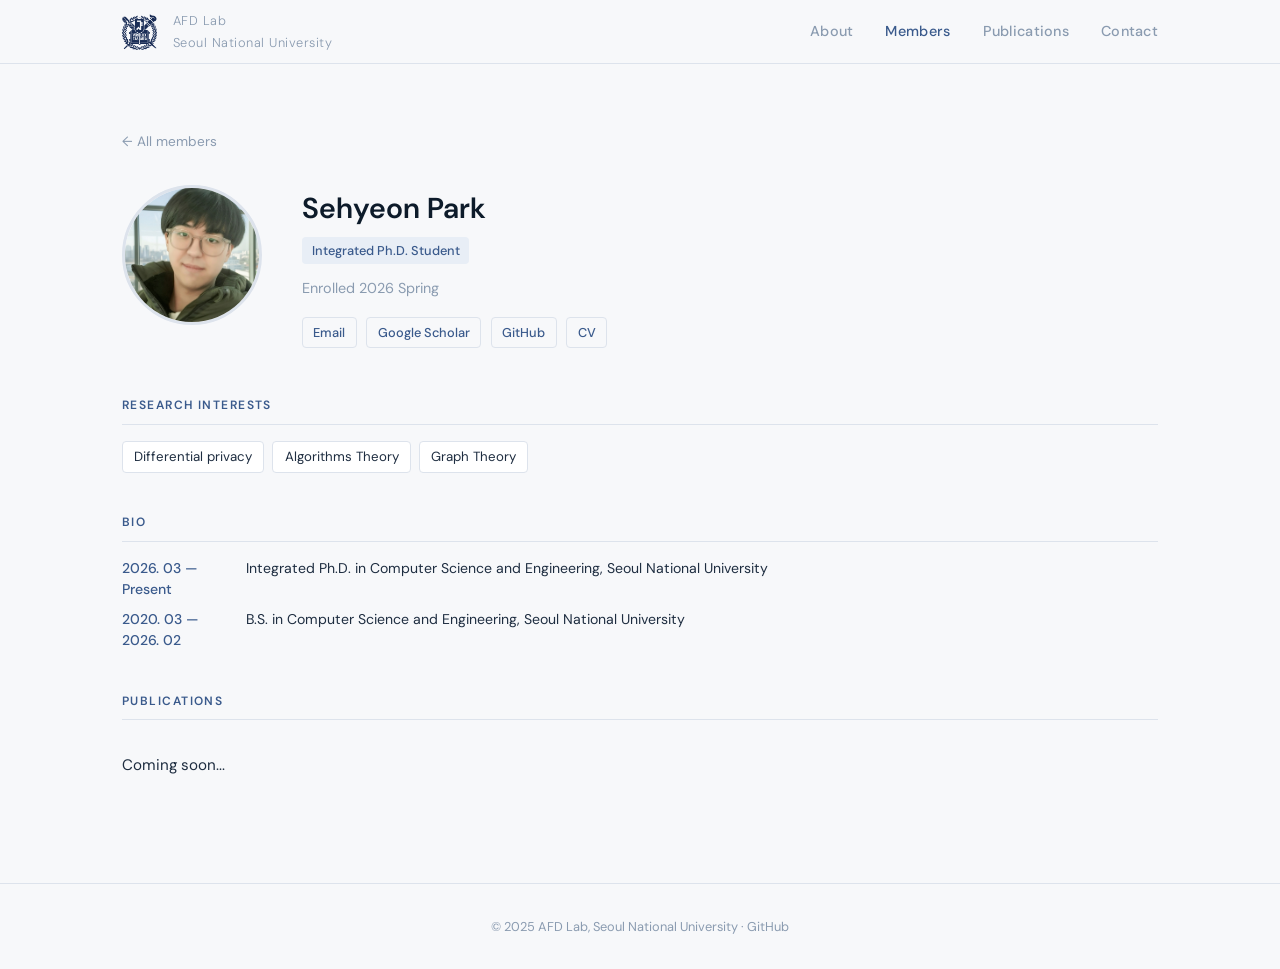
<file: members/park-sehyeon.html>
<!DOCTYPE html>
<html lang="en">
<head>
  <meta charset="UTF-8" />
  <meta name="viewport" content="width=device-width, initial-scale=1.0" />
  <title>Sehyeon Park — AFD Lab</title>
  <link rel="stylesheet" href="../css/style.css" />
  <link rel="icon" href="../img/favicon.png">
  <style>
    .member-page {
      max-width: var(--max-w);
      margin: 0 auto;
      padding: 4rem 2rem;
    }
    .member-header {
      display: flex;
      gap: 2.5rem;
      align-items: flex-start;
      margin-bottom: 3rem;
    }
    .member-avatar {
      width: 140px;
      height: 140px;
      border-radius: 50%;
      background: var(--accent-lt);
      flex-shrink: 0;
      overflow: hidden;
      display: flex;
      align-items: center;
      justify-content: center;
      font-size: 3.5rem;
      color: var(--accent);
      border: 3px solid var(--border);
    }
    .member-avatar img {
      width: 100%;
      height: 100%;
      object-fit: cover;
    }
    .member-meta h1 {
      font-size: 1.8rem;
      font-weight: 600;
      color: var(--navy);
      margin-bottom: 0.25rem;
    }
    .member-meta .role-badge {
      display: inline-block;
      font-size: 0.8rem;
      font-weight: 500;
      color: var(--accent);
      background: var(--accent-lt);
      padding: 0.2rem 0.6rem;
      border-radius: 4px;
      margin-bottom: 0.75rem;
    }
    .member-meta p {
      font-size: 0.9rem;
      color: var(--muted);
      line-height: 1.7;
    }
    .member-links {
      display: flex;
      gap: 0.6rem;
      flex-wrap: wrap;
      margin-top: 1rem;
    }
    .member-link {
      font-size: 0.8rem;
      font-weight: 500;
      color: var(--accent);
      border: 1px solid var(--border);
      border-radius: 4px;
      padding: 0.25rem 0.65rem;
      transition: background 0.15s;
    }
    .member-link:hover { background: var(--accent-lt); }

    .member-section {
      margin-bottom: 2.5rem;
    }
    .member-section h2 {
      font-size: 0.75rem;
      font-weight: 600;
      letter-spacing: 0.12em;
      text-transform: uppercase;
      color: var(--accent);
      margin-bottom: 1rem;
      padding-bottom: 0.5rem;
      border-bottom: 1px solid var(--border);
    }
    .member-section p {
      font-size: 0.95rem;
      color: var(--text);
      line-height: 1.75;
    }
    .interest-list {
      display: flex;
      flex-wrap: wrap;
      gap: 0.5rem;
      list-style: none;
    }
    .interest-list li {
      font-size: 0.83rem;
      background: var(--surface);
      border: 1px solid var(--border);
      border-radius: 4px;
      padding: 0.25rem 0.7rem;
      color: var(--text);
    }
    .bio-list {
      list-style: none;
      display: flex;
      flex-direction: column;
      gap: 0.6rem;
    }
    .bio-list li {
      display: grid;
      grid-template-columns: 7rem 1fr;
      gap: 0.75rem;
      font-size: 0.88rem;
      line-height: 1.5;
    }
    .bio-list .bio-date {
      color: var(--accent);
      font-weight: 500;
      white-space: nowrap;
    }
    .bio-list .bio-content {
      color: var(--text);
    }
    .back-link {
      display: inline-flex;
      align-items: center;
      gap: 0.4rem;
      font-size: 0.85rem;
      color: var(--muted);
      margin-bottom: 2rem;
      transition: color 0.15s;
    }
    .back-link:hover { color: var(--accent); }

    @media (max-width: 600px) {
      .member-header { flex-direction: column; align-items: center; text-align: center; }
      .member-links { justify-content: center; }
    }
  </style>
</head>
<body>

<nav>
  <div class="nav-inner">
    <a href="../index.html", style="display: flex; align-items: center; justify-content: flex-start;">
      <img src="../img/snu_ui.png" alt="SNU" class="nav-logo-img">
      <div class="nav-logo">
        <span>AFD Lab</span>
        <span>Seoul National University</span>
      </div>
    </a>
    <ul class="nav-links">
      <li><a href="../index.html#about">About</a></li>
      <li><a href="../index.html#members" class="active">Members</a></li>
      <li><a href="../publications.html">Publications</a></li>
      <li><a href="../index.html#contact">Contact</a></li>
    </ul>
  </div>
</nav>

<div class="member-page">
  <a href="../index.html#members" class="back-link">← All members</a>

  <div class="member-header">
    <div class="member-avatar"><img src="../img/park-sehyeon.jpg" alt="Lab mascot"></div>
    <div class="member-meta">
      <h1>Sehyeon Park</h1>
      <span class="role-badge">Integrated Ph.D. Student</span>
      <p>Enrolled 2026 Spring</p>
      <div class="member-links">
        <a href="mailto:shlion@snu.ac.kr" class="member-link">Email</a>
        <a href="#" class="member-link">Google Scholar</a>
        <a href="#" class="member-link">GitHub</a>
        <a href="#" class="member-link">CV</a>
      </div>
    </div>
  </div>

  <div class="member-section">
    <h2>Research Interests</h2>
    <ul class="interest-list">
      <li>Differential privacy</li>
      <li>Algorithms Theory</li>
      <li>Graph Theory</li>
    </ul>
  </div>

  <div class="member-section">
    <h2>Bio</h2>
    <p>
      <ul class="bio-list">
        <li>
          <span class="bio-date">2026. 03 —<br>Present</span>
          <span class="bio-content">Integrated Ph.D. in Computer Science and Engineering, Seoul National University</span>
        </li>
        <li>
          <span class="bio-date">2020. 03 —<br>2026. 02</span>
          <span class="bio-content">B.S. in Computer Science and Engineering, Seoul National University</span>
        </li>
      </ul>
    </p>
  </div>

  <div class="member-section">
    <h2>Publications</h2>
    <div class="pub-list">
      <p>Coming soon...</p>
    </div>
  </div>

</div>

<footer>
  <p>© 2025 AFD Lab, Seoul National University · <a href="https://github.com/snu-afd" style="color:inherit">GitHub</a></p>
</footer>

</body>
</html>
</file>
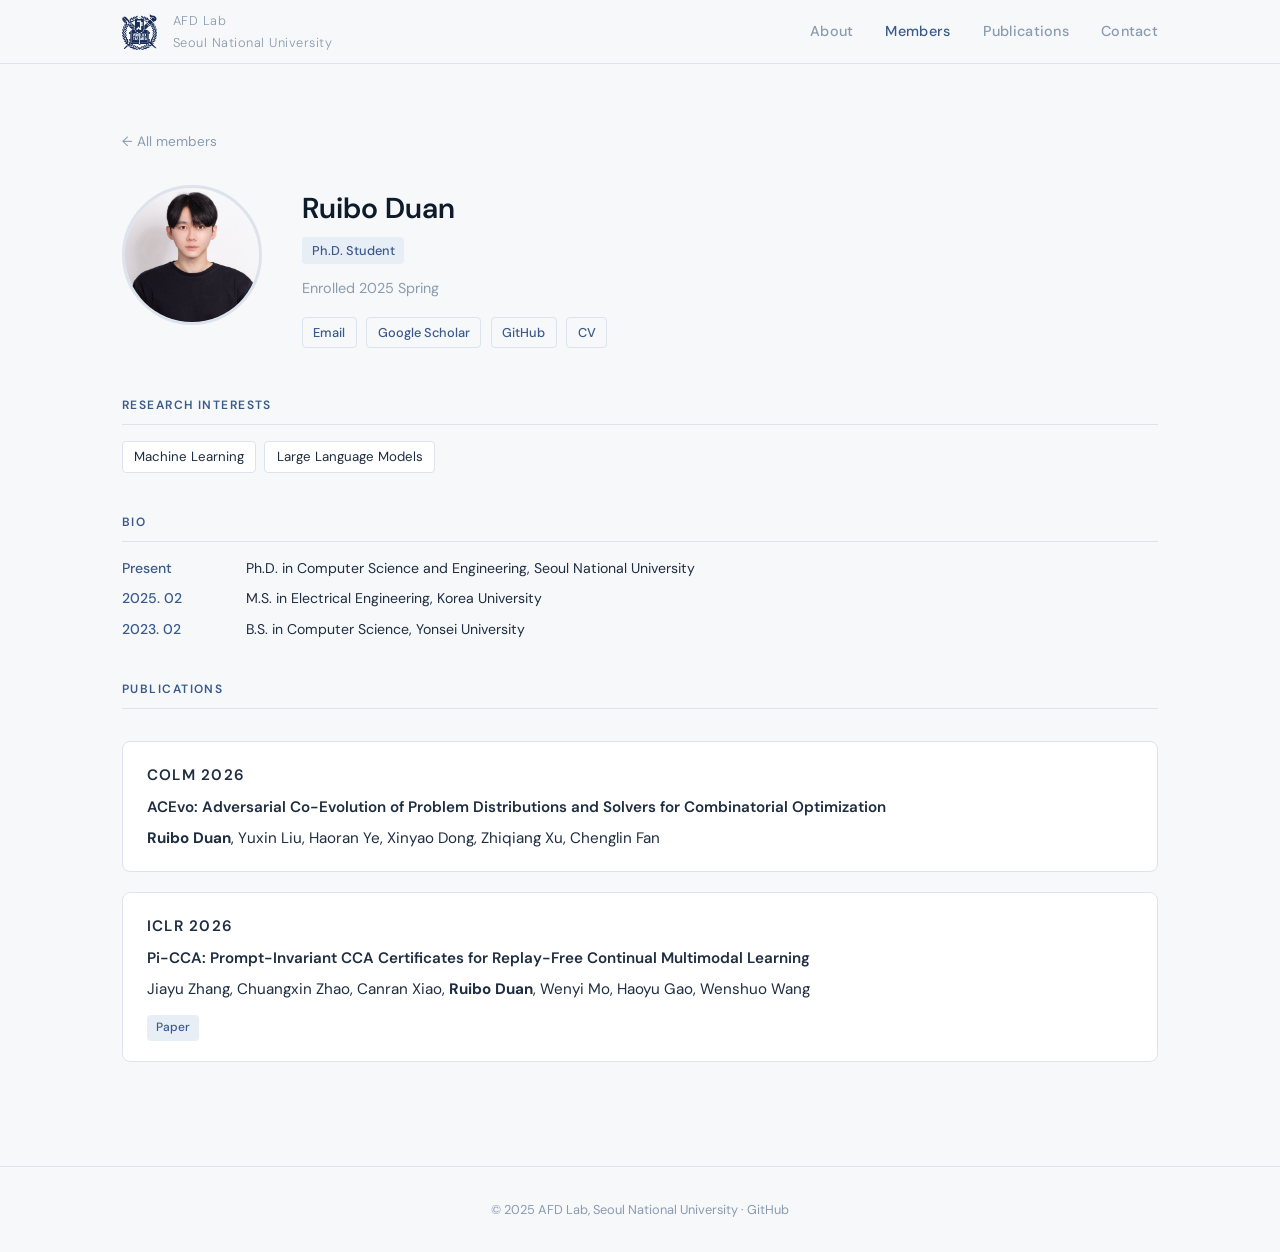
<file: members/ruibo-duan.html>
<!DOCTYPE html>
<html lang="en">
<head>
  <meta charset="UTF-8" />
  <meta name="viewport" content="width=device-width, initial-scale=1.0" />
  <title>Ruibo Duan — AFD Lab</title>
  <link rel="stylesheet" href="../css/style.css" />
  <link rel="icon" href="../img/favicon.png">
  <style>
    .member-page {
      max-width: var(--max-w);
      margin: 0 auto;
      padding: 4rem 2rem;
    }
    .member-header {
      display: flex;
      gap: 2.5rem;
      align-items: flex-start;
      margin-bottom: 3rem;
    }
    .member-avatar {
      width: 140px;
      height: 140px;
      border-radius: 50%;
      background: var(--accent-lt);
      flex-shrink: 0;
      overflow: hidden;
      display: flex;
      align-items: center;
      justify-content: center;
      font-size: 3.5rem;
      color: var(--accent);
      border: 3px solid var(--border);
    }
    .member-avatar img {
      width: 100%;
      height: 100%;
      object-fit: cover;
    }
    .member-meta h1 {
      font-size: 1.8rem;
      font-weight: 600;
      color: var(--navy);
      margin-bottom: 0.25rem;
    }
    .member-meta .role-badge {
      display: inline-block;
      font-size: 0.8rem;
      font-weight: 500;
      color: var(--accent);
      background: var(--accent-lt);
      padding: 0.2rem 0.6rem;
      border-radius: 4px;
      margin-bottom: 0.75rem;
    }
    .member-meta p {
      font-size: 0.9rem;
      color: var(--muted);
      line-height: 1.7;
    }
    .member-links {
      display: flex;
      gap: 0.6rem;
      flex-wrap: wrap;
      margin-top: 1rem;
    }
    .member-link {
      font-size: 0.8rem;
      font-weight: 500;
      color: var(--accent);
      border: 1px solid var(--border);
      border-radius: 4px;
      padding: 0.25rem 0.65rem;
      transition: background 0.15s;
    }
    .member-link:hover { background: var(--accent-lt); }

    .member-section {
      margin-bottom: 2.5rem;
    }
    .member-section h2 {
      font-size: 0.75rem;
      font-weight: 600;
      letter-spacing: 0.12em;
      text-transform: uppercase;
      color: var(--accent);
      margin-bottom: 1rem;
      padding-bottom: 0.5rem;
      border-bottom: 1px solid var(--border);
    }
    .member-section p {
      font-size: 0.95rem;
      color: var(--text);
      line-height: 1.75;
    }
    .interest-list {
      display: flex;
      flex-wrap: wrap;
      gap: 0.5rem;
      list-style: none;
    }
    .interest-list li {
      font-size: 0.83rem;
      background: var(--surface);
      border: 1px solid var(--border);
      border-radius: 4px;
      padding: 0.25rem 0.7rem;
      color: var(--text);
    }
    .bio-list {
      list-style: none;
      display: flex;
      flex-direction: column;
      gap: 0.6rem;
    }
    .bio-list li {
      display: grid;
      grid-template-columns: 7rem 1fr;
      gap: 0.75rem;
      font-size: 0.88rem;
      line-height: 1.5;
    }
    .bio-list .bio-date {
      color: var(--accent);
      font-weight: 500;
      white-space: nowrap;
    }
    .bio-list .bio-content {
      color: var(--text);
    }
    .back-link {
      display: inline-flex;
      align-items: center;
      gap: 0.4rem;
      font-size: 0.85rem;
      color: var(--muted);
      margin-bottom: 2rem;
      transition: color 0.15s;
    }
    .back-link:hover { color: var(--accent); }

    @media (max-width: 600px) {
      .member-header { flex-direction: column; align-items: center; text-align: center; }
      .member-links { justify-content: center; }
    }
  </style>
</head>
<body>

<nav>
  <div class="nav-inner">
    <a href="../index.html", style="display: flex; align-items: center; justify-content: flex-start;">
      <img src="../img/snu_ui.png" alt="SNU" class="nav-logo-img">
      <div class="nav-logo">
        <span>AFD Lab</span>
        <span>Seoul National University</span>
      </div>
    </a>
    <ul class="nav-links">
      <li><a href="../index.html#about">About</a></li>
      <li><a href="../index.html#members" class="active">Members</a></li>
      <li><a href="../publications.html">Publications</a></li>
      <li><a href="../index.html#contact">Contact</a></li>
    </ul>
  </div>
</nav>

<div class="member-page">
  <a href="../index.html#members" class="back-link">← All members</a>

  <div class="member-header">
    <div class="member-avatar"><img src="../img/ruibo-duan.jpg" alt="Ruibo Duan" style="object-position: center 24%;"></div>
    <div class="member-meta">
      <h1>Ruibo Duan</h1>
      <span class="role-badge">Ph.D. Student</span>
      <p>Enrolled 2025 Spring</p>
      <div class="member-links">
        <a href="mailto:ruibo5@snu.ac.kr" class="member-link">Email</a>
        <a href="#" class="member-link">Google Scholar</a>
        <a href="#" class="member-link">GitHub</a>
        <a href="#" class="member-link">CV</a>
      </div>
    </div>
  </div>

  <div class="member-section">
    <h2>Research Interests</h2>
    <ul class="interest-list">
      <li>Machine Learning</li>
      <li>Large Language Models</li>
    </ul>
  </div>

  <div class="member-section">
    <h2>Bio</h2>
    <p>
      <ul class="bio-list">
        <li>
          <span class="bio-date">Present</span>
          <span class="bio-content">Ph.D. in Computer Science and Engineering, Seoul National University</span>
        </li>
        <li>
          <span class="bio-date">2025. 02</span>
          <span class="bio-content">M.S. in Electrical Engineering, Korea University</span>
        </li>
        <li>
          <span class="bio-date">2023. 02</span>
          <span class="bio-content">B.S. in Computer Science, Yonsei University</span>
        </li>
      </ul>
      <div style="margin: 1rem">

      </div>
    </p>
  </div>

  <div class="member-section">
    <h2>Publications</h2>
    <div class="pub-list">
      <div class="pub-item">
        <p class="pub-year">COLM 2026</p>
        <p class="pub-title">ACEvo: Adversarial Co-Evolution of Problem Distributions and Solvers for Combinatorial Optimization</p>
        <p class="pub-authors"><strong>Ruibo Duan</strong>, Yuxin Liu, Haoran Ye, Xinyao Dong, Zhiqiang Xu, Chenglin Fan</p>
      </div>
      <div class="pub-item">
        <p class="pub-year">ICLR 2026</p>
        <p class="pub-title">Pi-CCA: Prompt-Invariant CCA Certificates for Replay-Free Continual Multimodal Learning</p>
        <p class="pub-authors">Jiayu Zhang, Chuangxin Zhao, Canran Xiao, <strong>Ruibo Duan</strong>, Wenyi Mo, Haoyu Gao, Wenshuo Wang</p>
        <div class="pub-links">
          <a href="https://openreview.net/pdf?id=pn2H6YeOv2" class="pub-badge">Paper</a>
        </div>
      </div>
    </div>
  </div>

</div>

<footer>
  <p>© 2025 AFD Lab, Seoul National University · <a href="https://github.com/snu-afd" style="color:inherit">GitHub</a></p>
</footer>

</body>
</html>
</file>
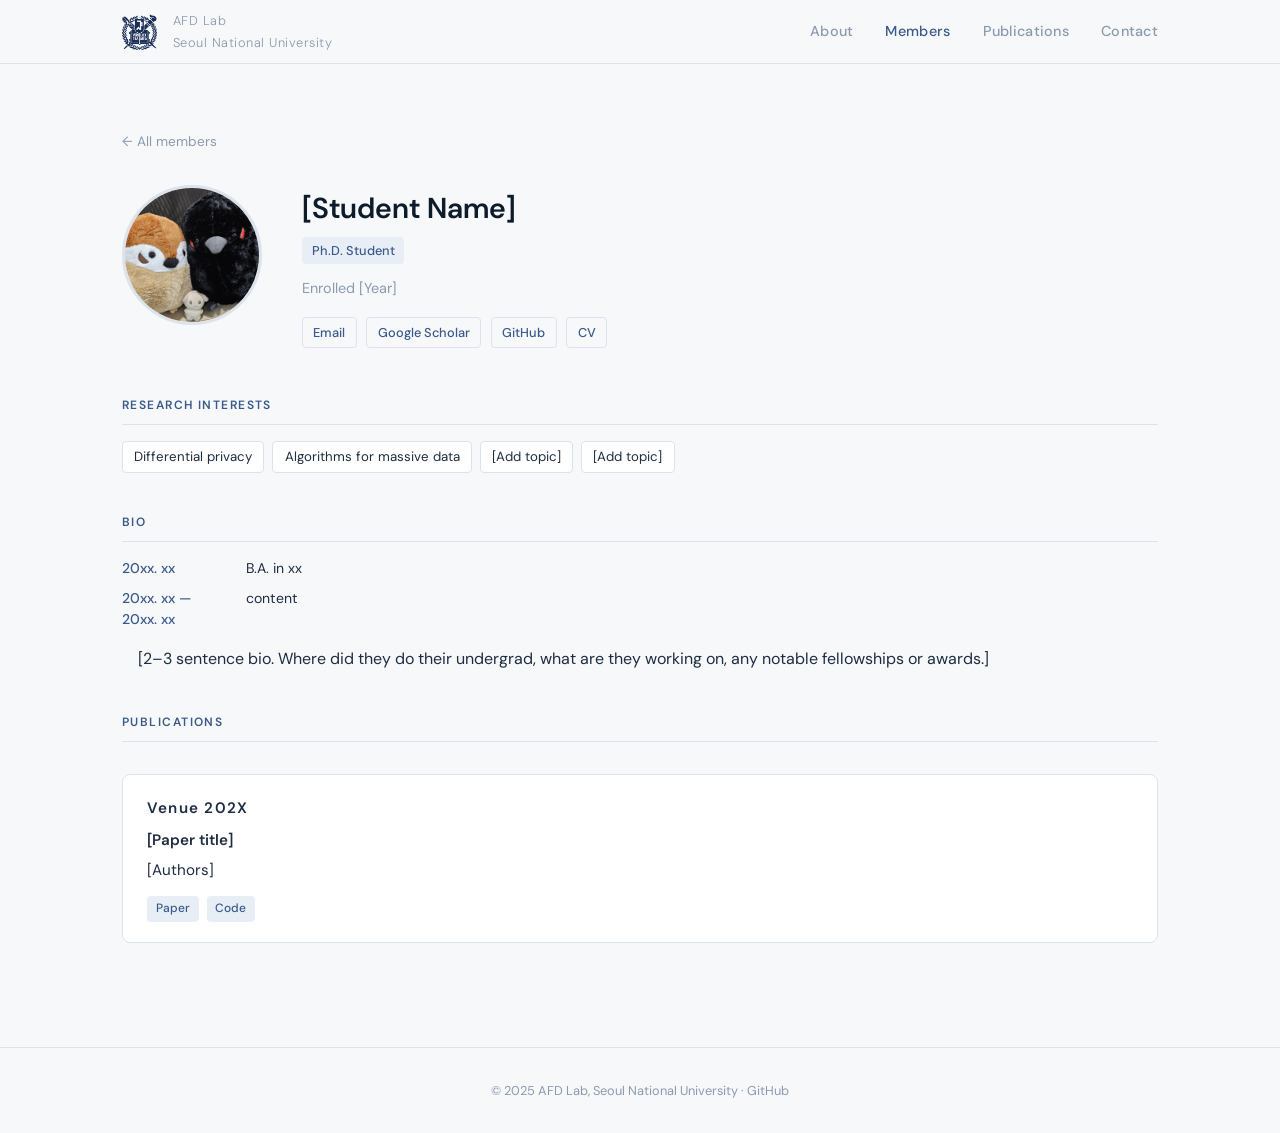
<file: members/template.html>
<!DOCTYPE html>
<html lang="en">
<head>
  <meta charset="UTF-8" />
  <meta name="viewport" content="width=device-width, initial-scale=1.0" />
  <title>[Student Name] — AFD Lab</title>
  <link rel="stylesheet" href="../css/style.css" />
  <link rel="icon" href="../img/favicon.png">
  <style>
    .member-page {
      max-width: var(--max-w);
      margin: 0 auto;
      padding: 4rem 2rem;
    }
    .member-header {
      display: flex;
      gap: 2.5rem;
      align-items: flex-start;
      margin-bottom: 3rem;
    }
    .member-avatar {
      width: 140px;
      height: 140px;
      border-radius: 50%;
      background: var(--accent-lt);
      flex-shrink: 0;
      overflow: hidden;
      display: flex;
      align-items: center;
      justify-content: center;
      font-size: 3.5rem;
      color: var(--accent);
      border: 3px solid var(--border);
    }
    .member-avatar img {
      width: 100%;
      height: 100%;
      object-fit: cover;
    }
    .member-meta h1 {
      font-size: 1.8rem;
      font-weight: 600;
      color: var(--navy);
      margin-bottom: 0.25rem;
    }
    .member-meta .role-badge {
      display: inline-block;
      font-size: 0.8rem;
      font-weight: 500;
      color: var(--accent);
      background: var(--accent-lt);
      padding: 0.2rem 0.6rem;
      border-radius: 4px;
      margin-bottom: 0.75rem;
    }
    .member-meta p {
      font-size: 0.9rem;
      color: var(--muted);
      line-height: 1.7;
    }
    .member-links {
      display: flex;
      gap: 0.6rem;
      flex-wrap: wrap;
      margin-top: 1rem;
    }
    .member-link {
      font-size: 0.8rem;
      font-weight: 500;
      color: var(--accent);
      border: 1px solid var(--border);
      border-radius: 4px;
      padding: 0.25rem 0.65rem;
      transition: background 0.15s;
    }
    .member-link:hover { background: var(--accent-lt); }

    .member-section {
      margin-bottom: 2.5rem;
    }
    .member-section h2 {
      font-size: 0.75rem;
      font-weight: 600;
      letter-spacing: 0.12em;
      text-transform: uppercase;
      color: var(--accent);
      margin-bottom: 1rem;
      padding-bottom: 0.5rem;
      border-bottom: 1px solid var(--border);
    }
    .member-section p {
      font-size: 0.95rem;
      color: var(--text);
      line-height: 1.75;
    }
    .interest-list {
      display: flex;
      flex-wrap: wrap;
      gap: 0.5rem;
      list-style: none;
    }
    .interest-list li {
      font-size: 0.83rem;
      background: var(--surface);
      border: 1px solid var(--border);
      border-radius: 4px;
      padding: 0.25rem 0.7rem;
      color: var(--text);
    }
    .bio-list {
      list-style: none;
      display: flex;
      flex-direction: column;
      gap: 0.6rem;
    }
    .bio-list li {
      display: grid;
      grid-template-columns: 7rem 1fr;
      gap: 0.75rem;
      font-size: 0.88rem;
      line-height: 1.5;
    }
    .bio-list .bio-date {
      color: var(--accent);
      font-weight: 500;
      white-space: nowrap;
    }
    .bio-list .bio-content {
      color: var(--text);
    }
    .back-link {
      display: inline-flex;
      align-items: center;
      gap: 0.4rem;
      font-size: 0.85rem;
      color: var(--muted);
      margin-bottom: 2rem;
      transition: color 0.15s;
    }
    .back-link:hover { color: var(--accent); }

    @media (max-width: 600px) {
      .member-header { flex-direction: column; align-items: center; text-align: center; }
      .member-links { justify-content: center; }
    }
  </style>
</head>
<body>

<nav>
  <div class="nav-inner">
    <a href="../index.html", style="display: flex; align-items: center; justify-content: flex-start;">
      <img src="../img/snu_ui.png" alt="SNU" class="nav-logo-img">
      <div class="nav-logo">
        <span>AFD Lab</span>
        <span>Seoul National University</span>
      </div>
    </a>
    <ul class="nav-links">
      <li><a href="../index.html#about">About</a></li>
      <li><a href="../index.html#members" class="active">Members</a></li>
      <li><a href="../publications.html">Publications</a></li>
      <li><a href="../index.html#contact">Contact</a></li>
    </ul>
  </div>
</nav>

<div class="member-page">
  <a href="../index.html#members" class="back-link">← All members</a>

  <div class="member-header">
    <div class="member-avatar"><img src="../img/truefalse.jpg" alt="Lab mascot"></div>
    <div class="member-meta">
      <h1>[Student Name]</h1>
      <span class="role-badge">Ph.D. Student</span>
      <p>Enrolled [Year]</p>
      <div class="member-links">
        <a href="mailto:student@snu.ac.kr" class="member-link">Email</a>
        <a href="#" class="member-link">Google Scholar</a>
        <a href="#" class="member-link">GitHub</a>
        <a href="#" class="member-link">CV</a>
      </div>
    </div>
  </div>

  <div class="member-section">
    <h2>Research Interests</h2>
    <ul class="interest-list">
      <li>Differential privacy</li>
      <li>Algorithms for massive data</li>
      <li>[Add topic]</li>
      <li>[Add topic]</li>
    </ul>
  </div>

  <div class="member-section">
    <h2>Bio</h2>
    <p>
      <ul class="bio-list">
        <li>
          <span class="bio-date">20xx. xx</span>
          <span class="bio-content">B.A. in xx</span>
        </li>
        <li>
          <span class="bio-date">20xx. xx —<br>20xx. xx</span>
          <span class="bio-content">content</span>
        </li>
      </ul>
      <div style="margin: 1rem">
        [2–3 sentence bio. Where did they do their undergrad, what are they working on, any notable fellowships or awards.]
      </div>
    </p>
  </div>

  <div class="member-section">
    <h2>Publications</h2>
    <div class="pub-list">
      <div class="pub-item">
        <p class="pub-year">Venue 202X</p>
        <p class="pub-title">[Paper title]</p>
        <p class="pub-authors">[Authors]</p>
        <div class="pub-links">
          <a href="#" class="pub-badge">Paper</a>
          <a href="#" class="pub-badge">Code</a>
        </div>
      </div>
    </div>
  </div>

</div>

<footer>
  <p>© 2025 AFD Lab, Seoul National University · <a href="https://github.com/snu-afd" style="color:inherit">GitHub</a></p>
</footer>

</body>
</html>
</file>
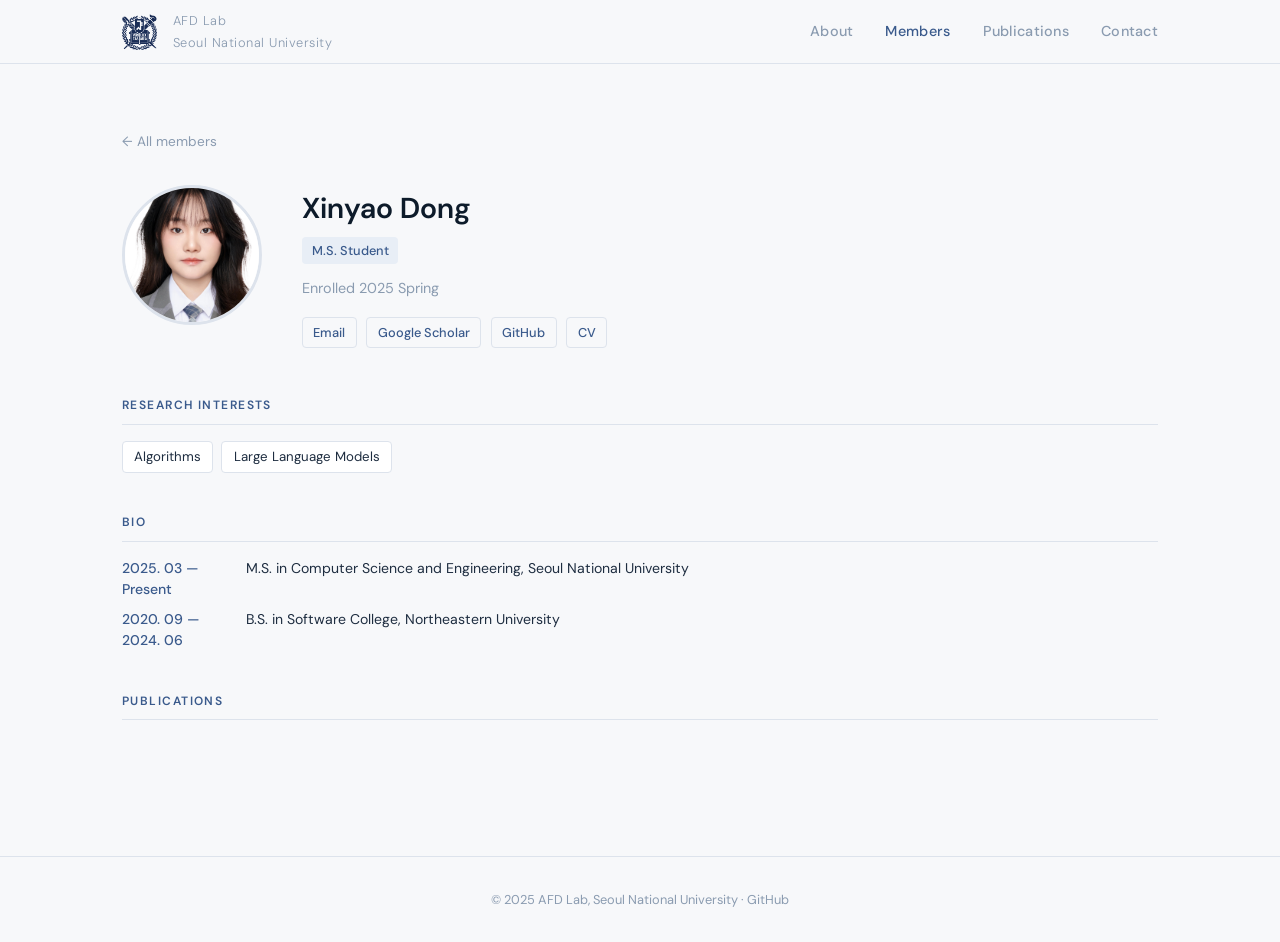
<file: members/xinyao-dong.html>
<!DOCTYPE html>
<html lang="en">
<head>
  <meta charset="UTF-8" />
  <meta name="viewport" content="width=device-width, initial-scale=1.0" />
  <title>Xinyao Dong — AFD Lab</title>
  <link rel="stylesheet" href="../css/style.css" />
  <link rel="icon" href="../img/favicon.png">
  <style>
    .member-page {
      max-width: var(--max-w);
      margin: 0 auto;
      padding: 4rem 2rem;
    }
    .member-header {
      display: flex;
      gap: 2.5rem;
      align-items: flex-start;
      margin-bottom: 3rem;
    }
    .member-avatar {
      width: 140px;
      height: 140px;
      border-radius: 50%;
      background: var(--accent-lt);
      flex-shrink: 0;
      overflow: hidden;
      display: flex;
      align-items: center;
      justify-content: center;
      font-size: 3.5rem;
      color: var(--accent);
      border: 3px solid var(--border);
    }
    .member-avatar img {
      width: 100%;
      height: 100%;
      object-fit: cover;
    }
    .member-meta h1 {
      font-size: 1.8rem;
      font-weight: 600;
      color: var(--navy);
      margin-bottom: 0.25rem;
    }
    .member-meta .role-badge {
      display: inline-block;
      font-size: 0.8rem;
      font-weight: 500;
      color: var(--accent);
      background: var(--accent-lt);
      padding: 0.2rem 0.6rem;
      border-radius: 4px;
      margin-bottom: 0.75rem;
    }
    .member-meta p {
      font-size: 0.9rem;
      color: var(--muted);
      line-height: 1.7;
    }
    .member-links {
      display: flex;
      gap: 0.6rem;
      flex-wrap: wrap;
      margin-top: 1rem;
    }
    .member-link {
      font-size: 0.8rem;
      font-weight: 500;
      color: var(--accent);
      border: 1px solid var(--border);
      border-radius: 4px;
      padding: 0.25rem 0.65rem;
      transition: background 0.15s;
    }
    .member-link:hover { background: var(--accent-lt); }

    .member-section {
      margin-bottom: 2.5rem;
    }
    .member-section h2 {
      font-size: 0.75rem;
      font-weight: 600;
      letter-spacing: 0.12em;
      text-transform: uppercase;
      color: var(--accent);
      margin-bottom: 1rem;
      padding-bottom: 0.5rem;
      border-bottom: 1px solid var(--border);
    }
    .member-section p {
      font-size: 0.95rem;
      color: var(--text);
      line-height: 1.75;
    }
    .interest-list {
      display: flex;
      flex-wrap: wrap;
      gap: 0.5rem;
      list-style: none;
    }
    .interest-list li {
      font-size: 0.83rem;
      background: var(--surface);
      border: 1px solid var(--border);
      border-radius: 4px;
      padding: 0.25rem 0.7rem;
      color: var(--text);
    }
    .bio-list {
      list-style: none;
      display: flex;
      flex-direction: column;
      gap: 0.6rem;
    }
    .bio-list li {
      display: grid;
      grid-template-columns: 7rem 1fr;
      gap: 0.75rem;
      font-size: 0.88rem;
      line-height: 1.5;
    }
    .bio-list .bio-date {
      color: var(--accent);
      font-weight: 500;
      white-space: nowrap;
    }
    .bio-list .bio-content {
      color: var(--text);
    }
    .back-link {
      display: inline-flex;
      align-items: center;
      gap: 0.4rem;
      font-size: 0.85rem;
      color: var(--muted);
      margin-bottom: 2rem;
      transition: color 0.15s;
    }
    .back-link:hover { color: var(--accent); }

    @media (max-width: 600px) {
      .member-header { flex-direction: column; align-items: center; text-align: center; }
      .member-links { justify-content: center; }
    }
  </style>
</head>
<body>

<nav>
  <div class="nav-inner">
    <a href="../index.html", style="display: flex; align-items: center; justify-content: flex-start;">
      <img src="../img/snu_ui.png" alt="SNU" class="nav-logo-img">
      <div class="nav-logo">
        <span>AFD Lab</span>
        <span>Seoul National University</span>
      </div>
    </a>
    <ul class="nav-links">
      <li><a href="../index.html#about">About</a></li>
      <li><a href="../index.html#members" class="active">Members</a></li>
      <li><a href="../publications.html">Publications</a></li>
      <li><a href="../index.html#contact">Contact</a></li>
    </ul>
  </div>
</nav>

<div class="member-page">
  <a href="../index.html#members" class="back-link">← All members</a>

  <div class="member-header">
    <div class="member-avatar"><img src="../img/xinyao-dong.png" alt="Xinyao Dong"></div>
    <div class="member-meta">
      <h1>Xinyao Dong</h1>
      <span class="role-badge">M.S. Student</span>
      <p>Enrolled 2025 Spring</p>
      <div class="member-links">
        <a href="mailto:xxjjjwww620@snu.ac.kr" class="member-link">Email</a>
        <a href="#" class="member-link">Google Scholar</a>
        <a href="#" class="member-link">GitHub</a>
        <a href="#" class="member-link">CV</a>
      </div>
    </div>
  </div>

  <div class="member-section">
    <h2>Research Interests</h2>
    <ul class="interest-list">
      <li>Algorithms</li>
      <li>Large Language Models</li>
    </ul>
  </div>

  <div class="member-section">
    <h2>Bio</h2>
    <p>
      <ul class="bio-list">
        <li>
          <span class="bio-date">2025. 03 —<br>Present</span>
          <span class="bio-content">M.S. in Computer Science and Engineering, Seoul National University</span>
        </li>
        <li>
          <span class="bio-date">2020. 09 —<br>2024. 06</span>
          <span class="bio-content">B.S. in Software College, Northeastern University</span>
        </li>
      </ul>
    </p>
  </div>

  <div class="member-section">
    <h2>Publications</h2>
    <div class="pub-list">
      <p></p>
    </div>
  </div>

</div>

<footer>
  <p>© 2025 AFD Lab, Seoul National University · <a href="https://github.com/snu-afd" style="color:inherit">GitHub</a></p>
</footer>

</body>
</html>
</file>
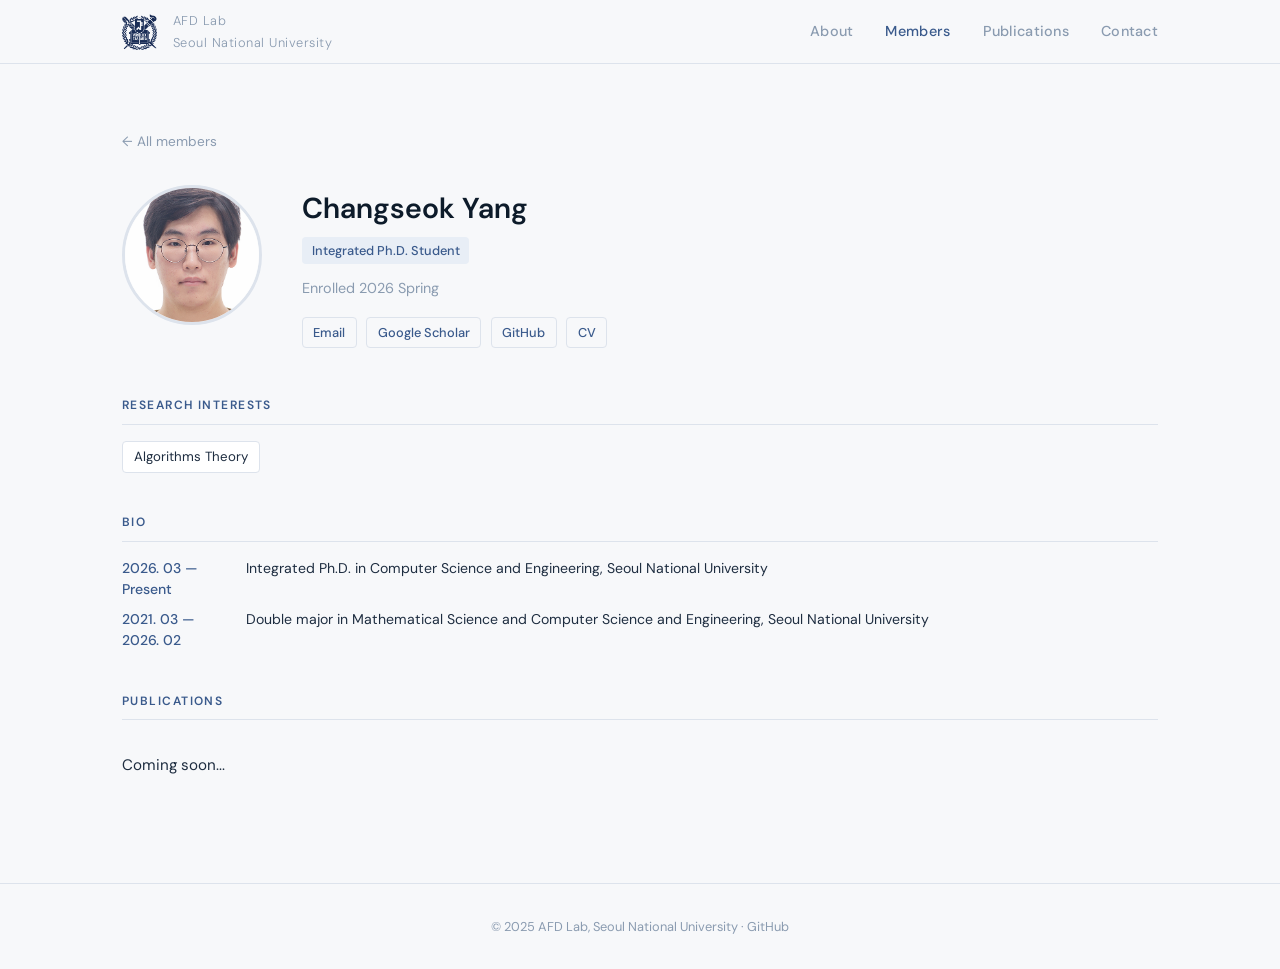
<file: members/yang-changseok.html>
<!DOCTYPE html>
<html lang="en">
<head>
  <meta charset="UTF-8" />
  <meta name="viewport" content="width=device-width, initial-scale=1.0" />
  <title>Changseok Yang — AFD Lab</title>
  <link rel="stylesheet" href="../css/style.css" />
  <link rel="icon" href="../img/favicon.png">
  <style>
    .member-page {
      max-width: var(--max-w);
      margin: 0 auto;
      padding: 4rem 2rem;
    }
    .member-header {
      display: flex;
      gap: 2.5rem;
      align-items: flex-start;
      margin-bottom: 3rem;
    }
    .member-avatar {
      width: 140px;
      height: 140px;
      border-radius: 50%;
      background: var(--accent-lt);
      flex-shrink: 0;
      overflow: hidden;
      display: flex;
      align-items: center;
      justify-content: center;
      font-size: 3.5rem;
      color: var(--accent);
      border: 3px solid var(--border);
    }
    .member-avatar img {
      width: 100%;
      height: 100%;
      object-fit: cover;
    }
    .member-meta h1 {
      font-size: 1.8rem;
      font-weight: 600;
      color: var(--navy);
      margin-bottom: 0.25rem;
    }
    .member-meta .role-badge {
      display: inline-block;
      font-size: 0.8rem;
      font-weight: 500;
      color: var(--accent);
      background: var(--accent-lt);
      padding: 0.2rem 0.6rem;
      border-radius: 4px;
      margin-bottom: 0.75rem;
    }
    .member-meta p {
      font-size: 0.9rem;
      color: var(--muted);
      line-height: 1.7;
    }
    .member-links {
      display: flex;
      gap: 0.6rem;
      flex-wrap: wrap;
      margin-top: 1rem;
    }
    .member-link {
      font-size: 0.8rem;
      font-weight: 500;
      color: var(--accent);
      border: 1px solid var(--border);
      border-radius: 4px;
      padding: 0.25rem 0.65rem;
      transition: background 0.15s;
    }
    .member-link:hover { background: var(--accent-lt); }

    .member-section {
      margin-bottom: 2.5rem;
    }
    .member-section h2 {
      font-size: 0.75rem;
      font-weight: 600;
      letter-spacing: 0.12em;
      text-transform: uppercase;
      color: var(--accent);
      margin-bottom: 1rem;
      padding-bottom: 0.5rem;
      border-bottom: 1px solid var(--border);
    }
    .member-section p {
      font-size: 0.95rem;
      color: var(--text);
      line-height: 1.75;
    }
    .interest-list {
      display: flex;
      flex-wrap: wrap;
      gap: 0.5rem;
      list-style: none;
    }
    .interest-list li {
      font-size: 0.83rem;
      background: var(--surface);
      border: 1px solid var(--border);
      border-radius: 4px;
      padding: 0.25rem 0.7rem;
      color: var(--text);
    }
    .bio-list {
      list-style: none;
      display: flex;
      flex-direction: column;
      gap: 0.6rem;
    }
    .bio-list li {
      display: grid;
      grid-template-columns: 7rem 1fr;
      gap: 0.75rem;
      font-size: 0.88rem;
      line-height: 1.5;
    }
    .bio-list .bio-date {
      color: var(--accent);
      font-weight: 500;
      white-space: nowrap;
    }
    .bio-list .bio-content {
      color: var(--text);
    }
    .back-link {
      display: inline-flex;
      align-items: center;
      gap: 0.4rem;
      font-size: 0.85rem;
      color: var(--muted);
      margin-bottom: 2rem;
      transition: color 0.15s;
    }
    .back-link:hover { color: var(--accent); }

    @media (max-width: 600px) {
      .member-header { flex-direction: column; align-items: center; text-align: center; }
      .member-links { justify-content: center; }
    }
  </style>
</head>
<body>

<nav>
  <div class="nav-inner">
    <a href="../index.html", style="display: flex; align-items: center; justify-content: flex-start;">
      <img src="../img/snu_ui.png" alt="SNU" class="nav-logo-img">
      <div class="nav-logo">
        <span>AFD Lab</span>
        <span>Seoul National University</span>
      </div>
    </a>
    <ul class="nav-links">
      <li><a href="../index.html#about">About</a></li>
      <li><a href="../index.html#members" class="active">Members</a></li>
      <li><a href="../publications.html">Publications</a></li>
      <li><a href="../index.html#contact">Contact</a></li>
    </ul>
  </div>
</nav>

<div class="member-page">
  <a href="../index.html#members" class="back-link">← All members</a>

  <div class="member-header">
    <div class="member-avatar"><img src="../img/yang-changseok.jpg" alt="Lab mascot"></div>
    <div class="member-meta">
      <h1>Changseok Yang</h1>
      <span class="role-badge">Integrated Ph.D. Student</span>
      <p>Enrolled 2026 Spring</p>
      <div class="member-links">
        <a href="mailto:student@snu.ac.kr" class="member-link">Email</a>
        <a href="#" class="member-link">Google Scholar</a>
        <a href="#" class="member-link">GitHub</a>
        <a href="#" class="member-link">CV</a>
      </div>
    </div>
  </div>

  <div class="member-section">
    <h2>Research Interests</h2>
    <ul class="interest-list">
      <li>Algorithms Theory</li>
    </ul>
  </div>

  <div class="member-section">
    <h2>Bio</h2>
    <p>
      <ul class="bio-list">
        <li>
          <span class="bio-date">2026. 03 —<br>Present</span>
          <span class="bio-content">Integrated Ph.D. in Computer Science and Engineering, Seoul National University</span>
        </li>
        <li>
          <span class="bio-date">2021. 03 —<br>2026. 02</span>
          <span class="bio-content">Double major in Mathematical Science and Computer Science and Engineering, Seoul National University</span>
        </li>
      </ul>
    </p>
  </div>

  <div class="member-section">
    <h2>Publications</h2>
    <div class="pub-list">
      <p>Coming soon...</p>
    </div>
  </div>

</div>

<footer>
  <p>© 2025 AFD Lab, Seoul National University · <a href="https://github.com/snu-afd" style="color:inherit">GitHub</a></p>
</footer>

</body>
</html>
</file>
<file: css/style.css>
@import url('https://fonts.googleapis.com/css2?family=DM+Sans:ital,opsz,wght@0,9..40,300;0,9..40,400;0,9..40,500;0,9..40,600;1,9..40,300&family=Playfair+Display:wght@600&display=swap');

/* ── Tokens ── */
:root {
  --bg:         #F7F8FA;
  --surface:    #FFFFFF;
  --navy:       #0D1B2A;
  --accent:     #3A5A8C;
  --accent-lt:  #E8EEF6;
  --muted:      #8A9BB0;
  --border:     #DDE3EC;
  --text:       #1E2D40;
  --radius:     8px;
  --max-w:      1100px;
  --nav-h:      64px;
}

/* ── Reset ── */
*, *::before, *::after { box-sizing: border-box; margin: 0; padding: 0; }
html { scroll-behavior: smooth; }
body {
  font-family: 'DM Sans', system-ui, sans-serif;
  background: var(--bg);
  color: var(--text);
  line-height: 1.65;
  font-size: 16px;
}
img { display: block; max-width: 100%; }
a { color: inherit; text-decoration: none; }

/* ── Nav ── */
nav {
  position: sticky;
  top: 0;
  z-index: 100;
  height: var(--nav-h);
  background: rgba(247,248,250,0.92);
  backdrop-filter: blur(10px);
  border-bottom: 1px solid var(--border);
  display: flex;
  align-items: center;
}
.nav-inner {
  max-width: var(--max-w);
  margin: 0 auto;
  padding: 0 2rem;
  width: 100%;
  display: flex;
  align-items: center;
  justify-content: space-between;
}
.nav-logo-img {
  height:36px; 
  width:auto; 
  margin-right: 1rem;
}
.nav-logo {
  font-family: 'Playfair Display', Georgia, serif;
  font-size: 1.15rem;
  color: var(--navy);
  letter-spacing: 0.01em;
}
.nav-logo span {
  font-family: 'DM Sans', sans-serif;
  font-weight: 300;
  font-size: 0.8rem;
  color: var(--muted);
  display: block;
  letter-spacing: 0.04em;
}
.nav-links {
  display: flex;
  gap: 2rem;
  list-style: none;
}
.nav-links a {
  font-size: 0.9rem;
  font-weight: 500;
  color: var(--muted);
  letter-spacing: 0.02em;
  transition: color 0.2s;
}
.nav-links a:hover,
.nav-links a.active { color: var(--accent); }

/* ── Hero ── */
.hero {
  max-width: var(--max-w);
  margin: 0 auto;
  padding: 6rem 2rem 4rem;
}
.hero-eyebrow {
  font-size: 0.78rem;
  font-weight: 500;
  letter-spacing: 0.12em;
  text-transform: uppercase;
  color: var(--accent);
  margin-bottom: 1.25rem;
}
.hero-mascot {
  display:flex; 
  align-items:center; 
  justify-content: flex-start;
  gap:1.3rem;
}
.hero h1 {
  font-family: 'Open Sans', sans-serif;
  font-size: clamp(2.4rem, 5vw, 3.3rem);
  /* font-size: 2.4rem; */
  color: var(--navy);
  line-height: 1.15;
  max-width: 700px;
  margin-bottom: 0.5rem;
}

/* Signature: animated rule */
.hero-rule {
  height: 2px;
  background: var(--accent);
  width: 0;
  margin: 1.5rem 0 2rem;
  animation: drawLine 0.9s cubic-bezier(0.4, 0, 0.2, 1) 0.3s forwards;
}
@keyframes drawLine {
  to { width: min(480px, 100%); }
}
@media (prefers-reduced-motion: reduce) {
  .hero-rule { animation: none; width: min(480px, 100%); }
}

.hero-desc {
  font-size: 1.1rem;
  font-weight: 300;
  color: var(--muted);
  max-width: 560px;
  line-height: 1.75;
}
.hero-cta {
  display: flex;
  gap: 1rem;
  margin-top: 2.5rem;
  flex-wrap: wrap;
}
.btn {
  display: inline-block;
  padding: 0.65rem 1.4rem;
  border-radius: var(--radius);
  font-size: 0.9rem;
  font-weight: 500;
  letter-spacing: 0.02em;
  transition: background 0.2s, color 0.2s, box-shadow 0.2s;
  cursor: pointer;
  border: none;
}
.btn-primary {
  background: var(--accent);
  color: #fff;
}
.btn-primary:hover { background: #2e4a75; box-shadow: 0 4px 14px rgba(58,90,140,0.25); }
.btn-ghost {
  background: transparent;
  color: var(--accent);
  border: 1.5px solid var(--border);
}
.btn-ghost:hover { background: var(--accent-lt); border-color: var(--accent); }

/* ── Sections ── */
section {
  max-width: var(--max-w);
  margin: 0 auto;
  padding: 4rem 2rem;
  border-top: 1px solid var(--border);
}
.section-label {
  font-size: 0.75rem;
  font-weight: 600;
  letter-spacing: 0.12em;
  text-transform: uppercase;
  color: var(--accent);
  margin-bottom: 1.5rem;
}
.section-title {
  font-size: 1.6rem;
  font-weight: 600;
  color: var(--navy);
  margin-bottom: 1rem;
}
.section-body {
  font-size: 1rem;
  color: var(--muted);
  max-width: 640px;
  line-height: 1.75;
}

/* ── Research areas ── */
.research-grid {
  display: grid;
  grid-template-columns: repeat(auto-fill, minmax(260px, 1fr));
  gap: 1.25rem;
  margin-top: 2.5rem;
}
.research-card {
  background: var(--surface);
  border: 1px solid var(--border);
  border-radius: var(--radius);
  padding: 1.5rem;
  transition: box-shadow 0.2s, border-color 0.2s;
}
.research-card:hover {
  box-shadow: 0 4px 20px rgba(13,27,42,0.07);
  border-color: var(--accent);
}
.research-icon {
  font-size: 1.5rem;
  margin-bottom: 0.75rem;
}
.research-card h3 {
  font-size: 0.95rem;
  font-weight: 600;
  color: var(--navy);
  margin-bottom: 0.4rem;
}
.research-card p {
  font-size: 0.85rem;
  color: var(--muted);
  line-height: 1.6;
}

/* ── Members ── */
.members-grid {
  display: grid;
  grid-template-columns: repeat(auto-fill, minmax(200px, 1fr));
  gap: 1.5rem;
  margin-top: 2.5rem;
}
.member-card {
  background: var(--surface);
  border: 1px solid var(--border);
  border-radius: var(--radius);
  overflow: hidden;
  transition: box-shadow 0.2s, transform 0.2s;
  cursor: pointer;
  text-decoration: none;
  display: block;
  color: inherit;
}
.member-card:hover {
  box-shadow: 0 6px 24px rgba(13,27,42,0.1);
  transform: translateY(-2px);
}
.member-photo {
  width: 100%;
  aspect-ratio: 1;
  object-fit: cover;
  background: var(--accent-lt);
  display: flex;
  align-items: center;
  justify-content: center;
  font-size: 2.5rem;
  color: var(--accent);
}
.member-photo img {
  width: 100%;
  height: 100%;
  object-fit: cover;
}
.member-info {
  padding: 1rem;
}
.member-info h3, .member-row-name {
  font-size: 0.95rem;
  font-weight: 600;
  color: var(--navy);
}
.member-info .role{
  font-size: 0.8rem;
  color: var(--accent);
  margin-top: 0.2rem;
  font-weight: 500;
}
.member-info .research{
  font-size: 0.78rem;
  color: var(--muted);
  margin-top: 0.3rem;
}

.member-rows {
  display: grid;
  grid-template-columns: minmax(0, 1fr);
  gap: 0.75rem;
  list-style: none;
  margin: 0 0 3rem;
  padding: 0;
}
.member-row {
  display: grid;
  grid-template-columns: 10rem minmax(0, 1fr);
  align-items: center;
  gap: 1.25rem;
  box-sizing: border-box;
  width: 100%;
  min-width: 0;
  margin: 0;
  padding: 1rem 1.5rem;
  border: 1px solid #e2e8f0;
  border-radius: 12px;
  text-align: left;
  line-height: 1.6;
}
.member-row-name {
  min-width: 0;
}
.member-row-details {
  min-width: 0;
  padding-left: 1.25rem;
  border-left: 1px solid #cbd5e1;
  overflow-wrap: anywhere;
}

@media (min-width: 751px) {
  .member-row:has(> .member-row-research) {
    grid-template-columns: 10rem minmax(0, 1fr) minmax(0, 1fr);
  }
}

.member-row-research {
  min-width: 0;
  padding-left: 1.25rem;
  border-left: 1px solid #cbd5e1;
  overflow-wrap: anywhere;
}

@media (max-width: 750px) {
  .member-row {
    grid-template-columns: minmax(0, 1fr);
    gap: 0.25rem;
    padding: 1rem 1.125rem;
  }
  .member-row-details, .member-row-research{
    padding-left: 0;
    border-left: 0;
  }
}

/* ── PI card ── */
.pi-card {
  display: flex;
  gap: 2rem;
  background: var(--surface);
  border: 1px solid var(--border);
  border-radius: var(--radius);
  padding: 2rem;
  margin-top: 2.5rem;
  align-items: flex-start;
}
.pi-photo {
  width: 100px;
  height: 100px;
  border-radius: 50%;
  background: var(--accent-lt);
  flex-shrink: 0;
  overflow: hidden;
  display: flex;
  align-items: center;
  justify-content: center;
  font-size: 2rem;
  color: var(--accent);
}
.pi-info h3 {
  font-size: 1.1rem;
  font-weight: 600;
  color: var(--navy);
}
.pi-info .pi-title {
  font-size: 0.85rem;
  color: var(--accent);
  font-weight: 500;
  margin-top: 0.2rem;
}
.pi-info p {
  font-size: 0.9rem;
  color: var(--muted);
  margin-top: 0.75rem;
  line-height: 1.7;
}
.pi-links {
  display: flex;
  gap: 0.75rem;
  margin-top: 1rem;
  flex-wrap: wrap;
}
.pi-link {
  font-size: 0.8rem;
  font-weight: 500;
  color: var(--accent);
  border: 1px solid var(--border);
  border-radius: 4px;
  padding: 0.25rem 0.6rem;
  transition: background 0.15s;
}
.pi-link:hover { background: var(--accent-lt); }

/* ── Publications ── */
.pub-list {
  display: flex;
  flex-direction: column;
  gap: 1.25rem;
  margin-top: 2rem;
}
.pub-item {
  background: var(--surface);
  border: 1px solid var(--border);
  border-radius: var(--radius);
  padding: 1.25rem 1.5rem;
  transition: border-color 0.2s;
}
.pub-item:hover { border-color: var(--accent); }
.pub-year {
  font-size: 0.75rem;
  font-weight: 600;
  color: var(--accent);
  letter-spacing: 0.08em;
  margin-bottom: 0.35rem;
}
.pub-title {
  font-size: 0.95rem;
  font-weight: 600;
  color: var(--navy);
  line-height: 1.4;
}
.pub-authors {
  font-size: 0.83rem;
  color: var(--muted);
  margin-top: 0.25rem;
}
.pub-venue {
  font-size: 0.82rem;
  color: var(--accent);
  font-style: italic;
  margin-top: 0.2rem;
}
.pub-links {
  display: flex;
  gap: 0.5rem;
  margin-top: 0.75rem;
}
.pub-badge {
  font-size: 0.75rem;
  font-weight: 500;
  padding: 0.2rem 0.55rem;
  border-radius: 4px;
  background: var(--accent-lt);
  color: var(--accent);
  transition: background 0.15s;
}
.pub-badge:hover { background: var(--accent); color: #fff; }

/* ── Contact ── */
.contact-grid {
  display: grid;
  grid-template-columns: 1fr 1fr;
  gap: 2rem;
  margin-top: 2rem;
}
.contact-block h3 {
  font-size: 0.85rem;
  font-weight: 600;
  text-transform: uppercase;
  letter-spacing: 0.08em;
  color: var(--navy);
  margin-bottom: 0.5rem;
}
.contact-block p, .contact-block a {
  font-size: 0.9rem;
  color: var(--muted);
  line-height: 1.75;
}
.contact-block a:hover { color: var(--accent); }

/* ── Footer ── */
footer {
  border-top: 1px solid var(--border);
  padding: 2rem;
  text-align: center;
  font-size: 0.8rem;
  color: var(--muted);
}

/* ── Responsive ── */
@media (max-width: 640px) {
  .contact-grid { grid-template-columns: 1fr; }
  .pi-card { flex-direction: column; }
  .nav-links { display: none; }
}

/* ── Focus ── */
a:focus-visible, .btn:focus-visible {
  outline: 2px solid var(--accent);
  outline-offset: 3px;
  border-radius: 3px;
}
</file>
